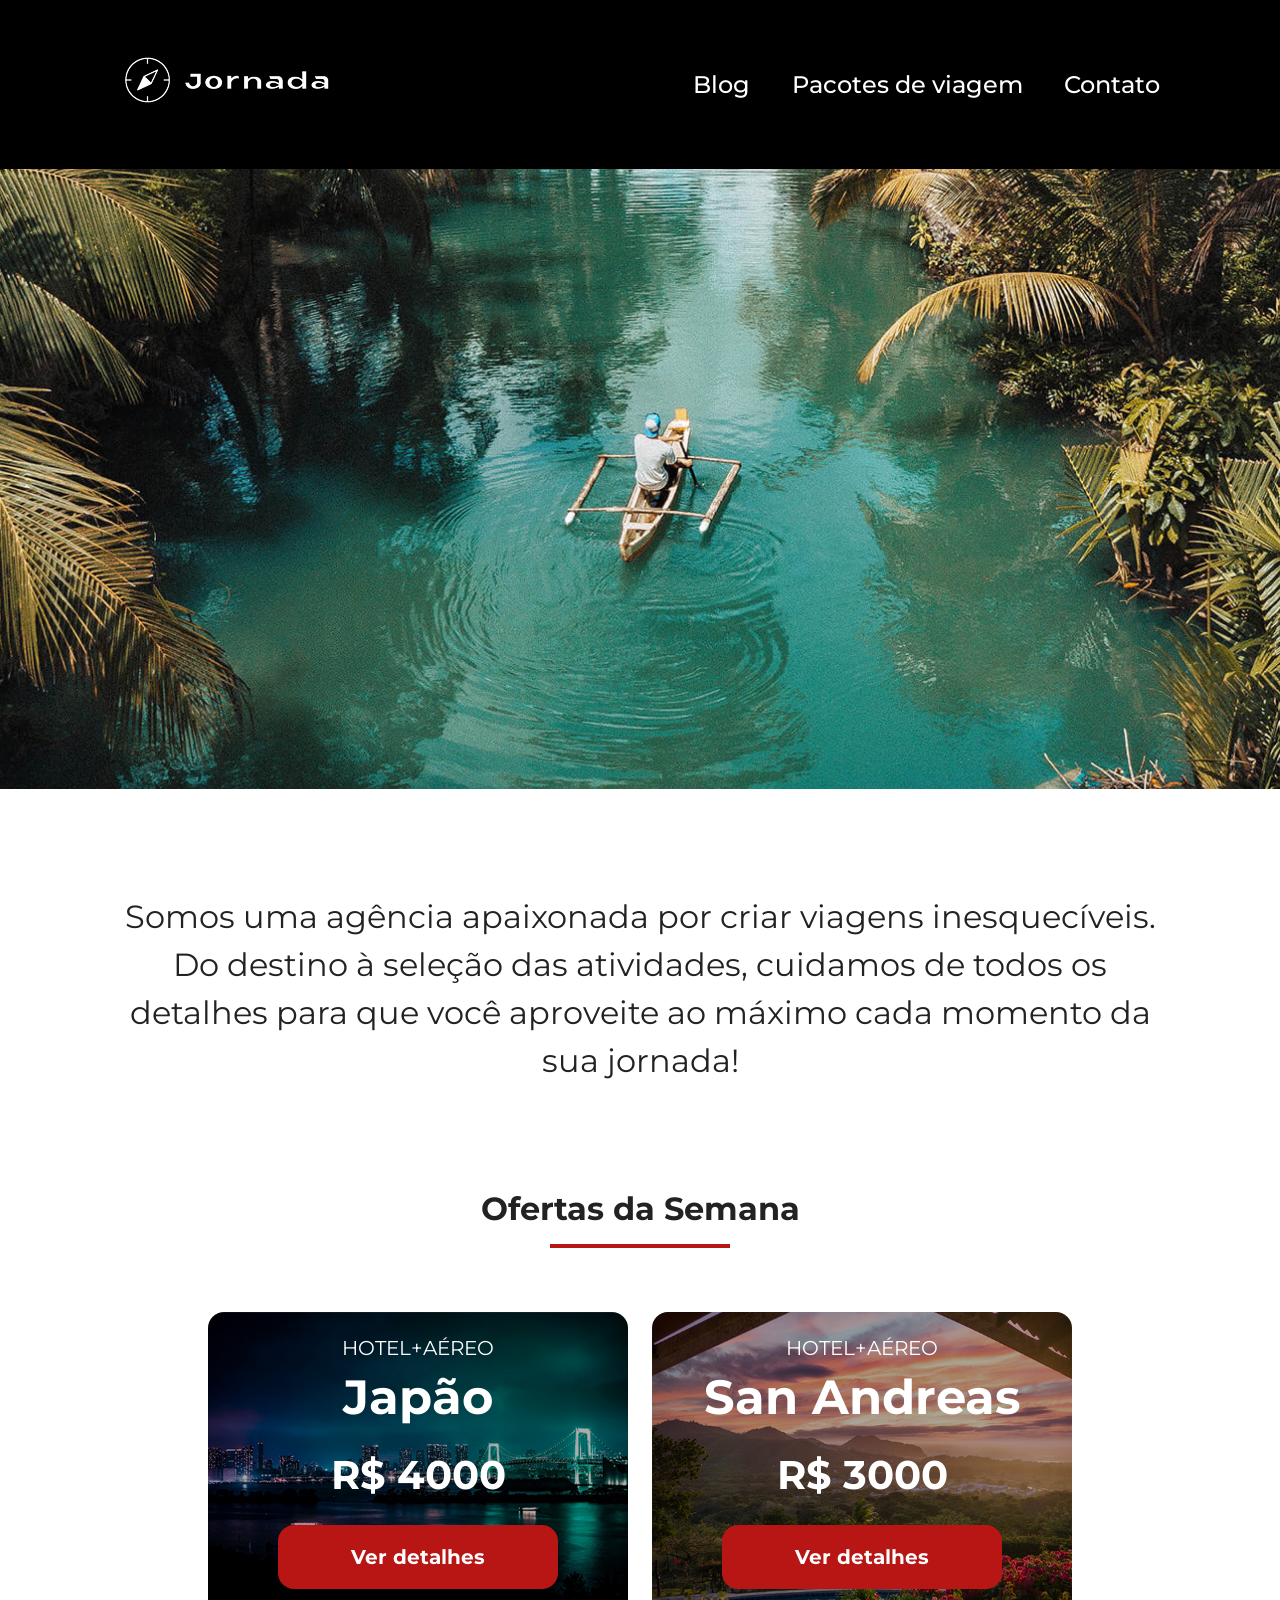
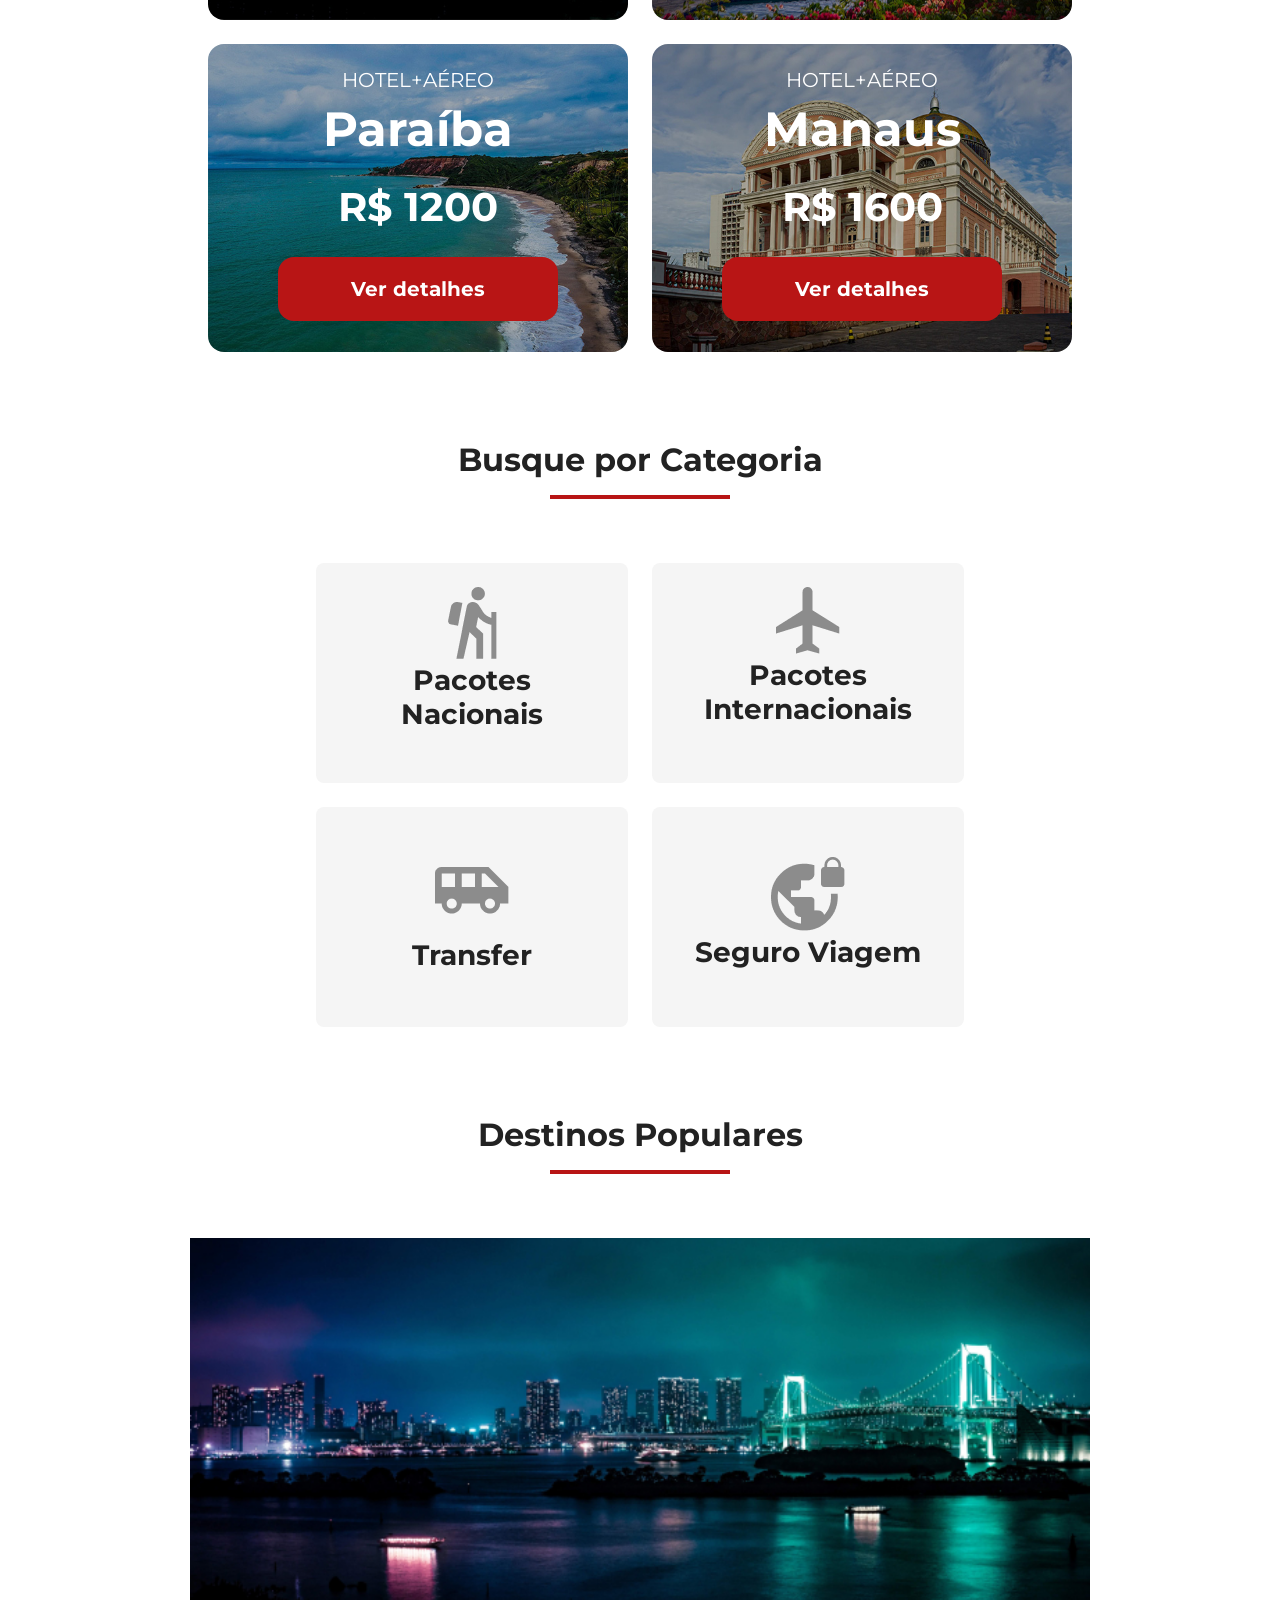
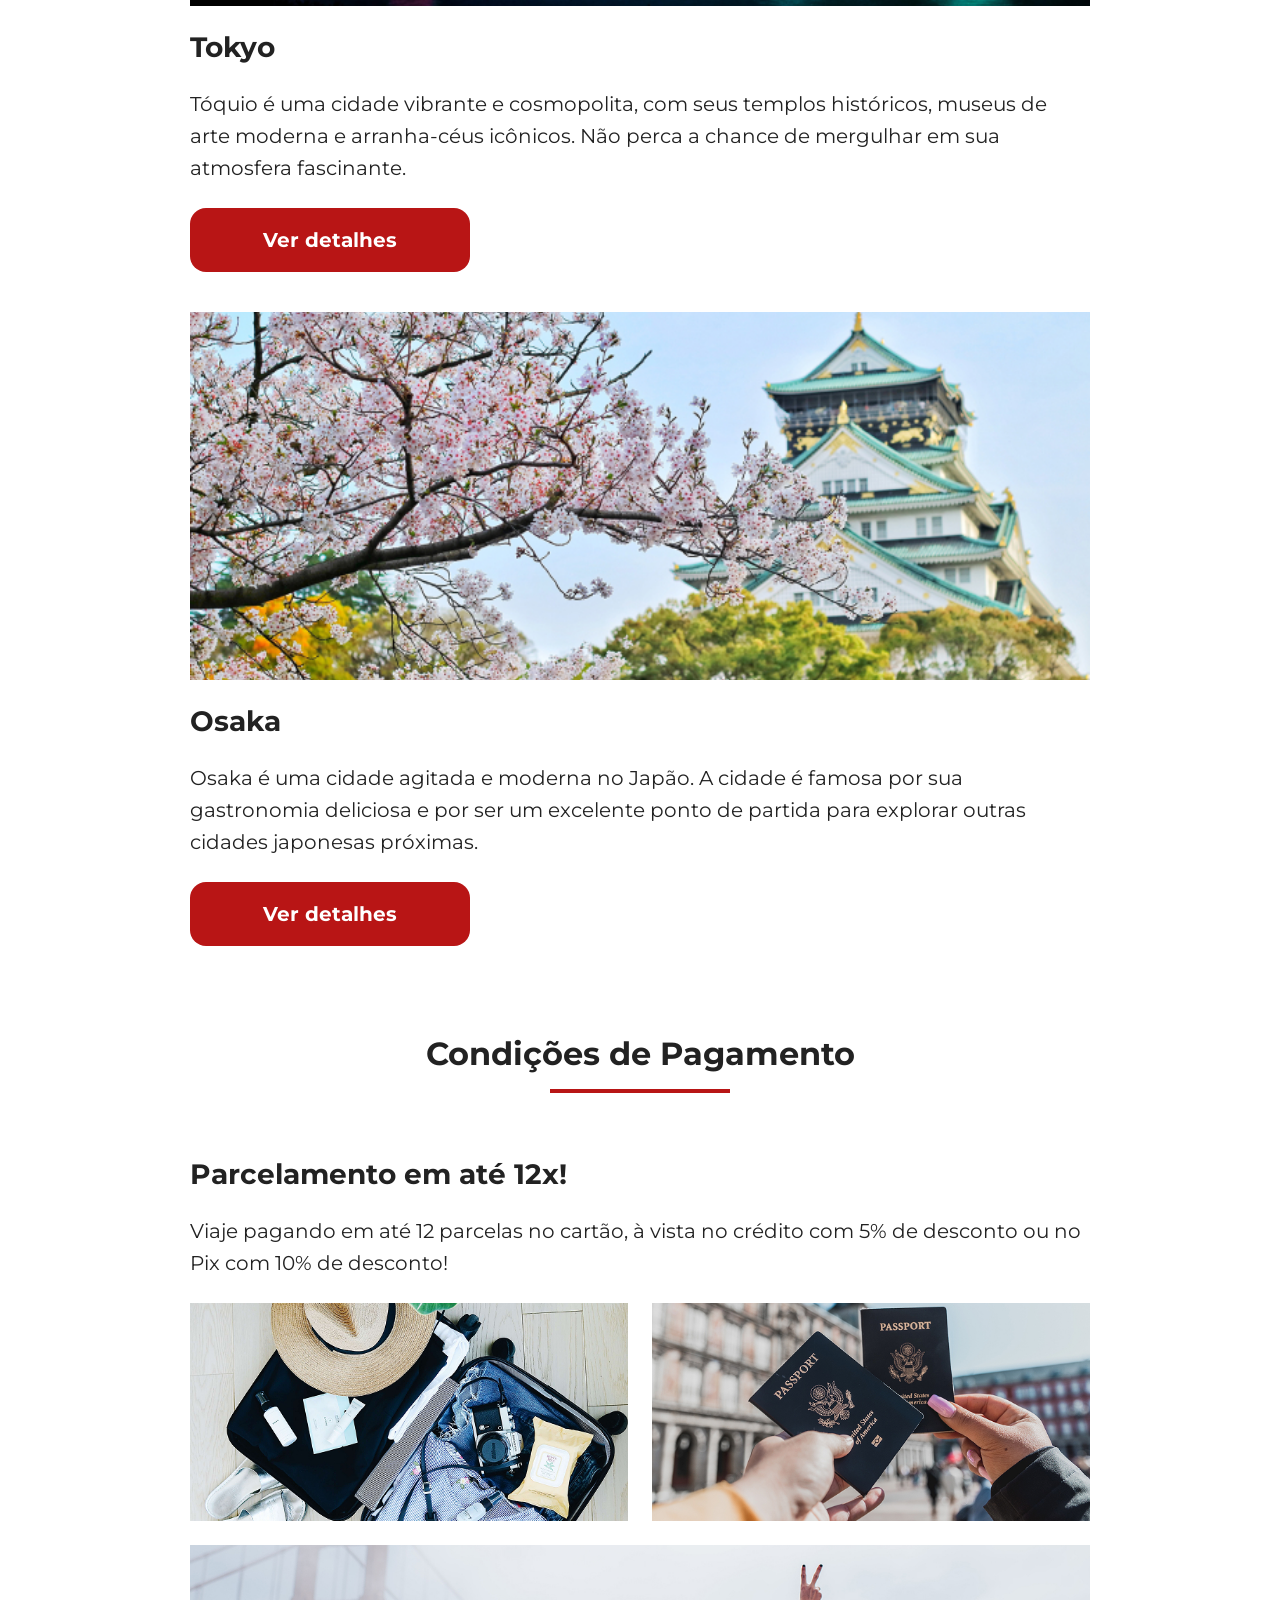
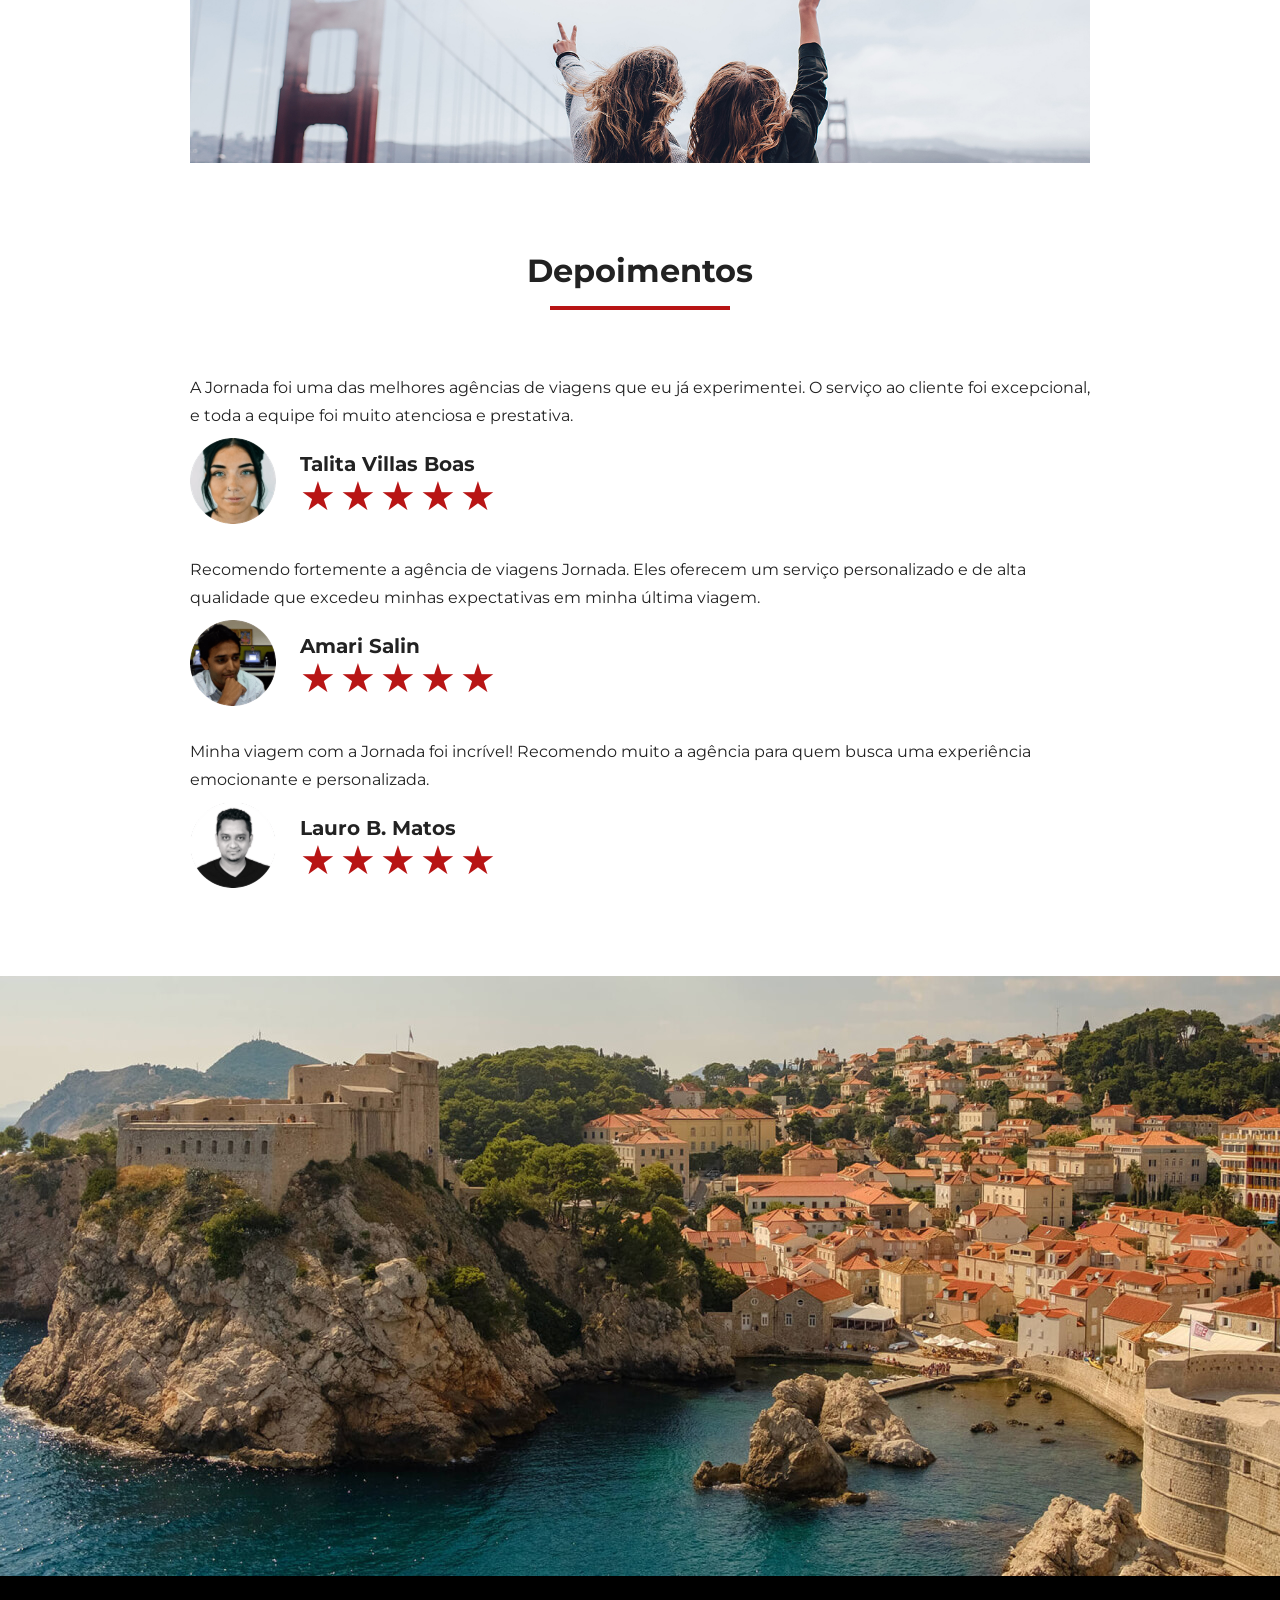
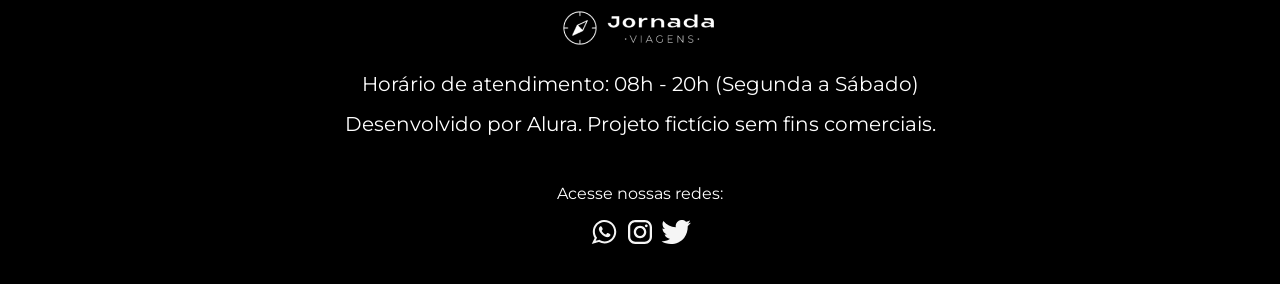
<file: index.html>
<!doctype html>
<html lang="pt-BR">
  <head>
    <meta charset="UTF-8" />
    <meta name="viewport" content="width=device-width, initial-scale=1.0" />
    <meta
      name="description"
      content="Jornada Viagens, uma agência apaixonada por criar viagens inesquecíveis "
    />

    <meta name="og:title" content="Jornada Viagens" />
    <meta
      name="og:description"
      content="Jornada Viagens, uma agência apaixonada por criar viagens inesquecíveis"
    />
    <meta
      name="og:image"
      content="https://nana-ferreira.github.io/jornada-viagens/img/logo-jornada-viagens.png"
    />
    <meta name="og:type" content="website" />
    <meta
      name="og:url"
      content="https://nana-ferreira.github.io/jornada-viagens"
    />

    <link rel="icon" href="favicon.png" type="xml/svg" />
    <link rel="stylesheet" href="./css/style.css" />
    <title>Jornada Viagens</title>
  </head>
  <body>
    <header class="main-header">
      <a class="logo" href="index.html" title="Voltar para a página inicial">
        <img
          class="img-mobile"
          src="img/bussola-jornada-branca.png"
          alt="Bússola do logo Jornada Viagens na cor branca"
        />
        <img
          class="img-desktop"
          src="img/logo-jornada-branco.png"
          alt="Logo Jornada Viagens na cor branca"
        />
      </a>
      <div class="navigation-menu">
        <label for="menu">
          <img src="img/menu.png" alt="Menu" />
        </label>
        <input type="checkbox" id="menu" hidden />
        <nav>
          <ul class="list-links">
            <li>
              <a href="blog.html" target="_blank" title="Acessar Blog">Blog</a>
            </li>
            <li>
              <a
                href="pacotes-de-viagens.html"
                target="_blank"
                title="Acessar Pacotes de viagem"
                >Pacotes de viagem</a
              >
            </li>
            <li>
              <a href="contato.html" target="_blank" title="Acessar Contato"
                >Contato</a
              >
            </li>
          </ul>
        </nav>
      </div>
    </header>

    <main>
      <section class="hero">
        <div class="hero-img"></div>
        <h2>
          Somos uma agência apaixonada por criar viagens inesquecíveis. Do
          destino à seleção das atividades, cuidamos de todos os detalhes para
          que você aproveite ao máximo cada momento da sua jornada!
        </h2>
      </section>

      <section class="offers">
        <div class="section-title">
          <h2>Ofertas da Semana</h2>
          <hr />
        </div>
        <div class="offers-cards">
          <article class="card japao">
            <header>
              <p>HOTEL+AÉREO</p>
              <h3>
                Japão<br />
                <span>R$ 4000</span>
              </h3>
            </header>
            <footer>
              <a href="#" class="button">Ver detalhes</a>
            </footer>
          </article>

          <article class="card san-andreas">
            <header>
              <p>HOTEL+AÉREO</p>
              <h3>
                San Andreas<br />
                <span>R$ 3000</span>
              </h3>
            </header>
            <footer>
              <a href="#" class="button">Ver detalhes</a>
            </footer>
          </article>

          <article class="card paraiba">
            <header>
              <p>HOTEL+AÉREO</p>
              <h3>
                Paraíba<br />
                <span>R$ 1200</span>
              </h3>
            </header>
            <footer>
              <a href="#" class="button">Ver detalhes</a>
            </footer>
          </article>

          <article class="card manaus">
            <header>
              <p>HOTEL+AÉREO</p>
              <h3>
                Manaus<br />
                <span>R$ 1600</span>
              </h3>
            </header>
            <footer>
              <a href="#" class="button">Ver detalhes</a>
            </footer>
          </article>
        </div>
      </section>

      <section class="categories">
        <div class="section-title">
          <h2>Busque por Categoria</h2>
          <hr />
        </div>
        <div class="categories-cards">
          <a
            class="card"
            href="#"
            target="_blank"
            title="Busque pela categoria Pacotes Nacionais"
          >
            <img
              src="img/icone-caminhada.png"
              alt="Ícone cinza representando uma pessoa caminhando"
            />
            <h3 class="content-title">
              Pacotes <br />
              Nacionais
            </h3>
          </a>

          <a
            class="card"
            href="#"
            target="_blank"
            title="Busque pela categoria Pacotes Internacionais"
          >
            <img
              src="img/icone-aviao.png"
              alt="Ícone cinza representando um avião"
            />
            <h3 class="content-title">
              Pacotes <br />
              Internacionais
            </h3>
          </a>

          <a
            class="card single-line transfer"
            href="#"
            target="_blank"
            title="Busque pela categoria Transfer "
          >
            <img
              src="img/icone-onibus.png"
              alt="Ícone cinza representando um ônibus"
            />
            <h3 class="content-title">Transfer</h3>
          </a>

          <a
            class="card single-line"
            href="#"
            target="_blank"
            title="Busque pela categoria Seguro Viagem"
          >
            <img
              src="img/icone-globo.png"
              alt="Ícone cinza representando um globo terrestre"
            />
            <h3 class="content-title">Seguro Viagem</h3>
          </a>
        </div>
      </section>

      <section class="destinations">
        <div class="section-title">
          <h2>Destinos Populares</h2>
          <hr />
        </div>
        <div class="destinations-items">
          <article class="item tokyo">
            <header>
              <div class="img-item"></div>
              <h3 class="content-title">Tokyo</h3>
            </header>
            <p class="content-text">
              Tóquio é uma cidade vibrante e cosmopolita, com seus templos
              históricos, museus de arte moderna e arranha-céus icônicos. Não
              perca a chance de mergulhar em sua atmosfera fascinante.
            </p>
            <footer>
              <a
                href="#"
                class="button"
                target="_blank"
                title="Veja mais detalhes do destino Tokyo"
                >Ver detalhes</a
              >
            </footer>
          </article>

          <article class="item osaka">
            <header>
              <div class="img-item"></div>
              <h3 class="content-title">Osaka</h3>
            </header>
            <p class="content-text">
              Osaka é uma cidade agitada e moderna no Japão. A cidade é famosa
              por sua gastronomia deliciosa e por ser um excelente ponto de
              partida para explorar outras cidades japonesas próximas.
            </p>
            <footer>
              <a
                href="#"
                class="button"
                target="_blank"
                title="Veja mais detalhes do destino Osaka"
                >Ver detalhes</a
              >
            </footer>
          </article>
        </div>
      </section>

      <section class="payments">
        <div class="section-title">
          <h2>Condições de Pagamento</h2>
          <hr />
        </div>
        <div class="content-container">
          <div class="text-content">
            <h3 class="content-title">Parcelamento em até 12x!</h3>
            <p class="content-text">
              Viaje pagando em até 12 parcelas no cartão, à vista no crédito com
              5% de desconto ou no Pix com 10% de desconto!
            </p>
          </div>
          <div class="image-gallery">
            <div class="image first"></div>
            <div class="image second"></div>
            <div class="image thirdy colspan-2"></div>
          </div>
        </div>
      </section>

      <section class="testimonials">
        <div class="section-title">
          <h2>Depoimentos</h2>
          <hr />
        </div>
        <div class="testimonial-container">
          <article>
            <header>
              <p>
                A Jornada foi uma das melhores agências de viagens que eu já
                experimentei. O serviço ao cliente foi excepcional, e toda a
                equipe foi muito atenciosa e prestativa.
              </p>
            </header>
            <footer>
              <img
                src="img/avatar-talita.png"
                alt="Imagem de perfil da cliente Talita Villas Boas"
              />
              <div class="profile-container">
                <h3>Talita Villas Boas</h3>
                <div class="rating">
                  <span class="star">★</span>
                  <span class="star">★</span>
                  <span class="star">★</span>
                  <span class="star">★</span>
                  <span class="star">★</span>
                </div>
              </div>
            </footer>
          </article>
          <article>
            <header>
              <p>
                Recomendo fortemente a agência de viagens Jornada. Eles oferecem
                um serviço personalizado e de alta qualidade que excedeu minhas
                expectativas em minha última viagem.
              </p>
            </header>
            <footer>
              <img
                src="img/avatar-amari.png"
                alt="Imagem de perfil do cliente Amari Salin"
              />
              <div class="profile-container">
                <h3>Amari Salin</h3>
                <div class="rating">
                  <span class="star">★</span>
                  <span class="star">★</span>
                  <span class="star">★</span>
                  <span class="star">★</span>
                  <span class="star">★</span>
                </div>
              </div>
            </footer>
          </article>
          <article>
            <header>
              <p>
                Minha viagem com a Jornada foi incrível! Recomendo muito a
                agência para quem busca uma experiência emocionante e
                personalizada.
              </p>
            </header>
            <footer>
              <img
                src="img/avatar-lauro.png"
                alt="Imagem de perfil do cliente Lauro B. Matos"
              />
              <div class="profile-container">
                <h3>Lauro B. Matos</h3>
                <div class="rating">
                  <span class="star">★</span>
                  <span class="star">★</span>
                  <span class="star">★</span>
                  <span class="star">★</span>
                  <span class="star">★</span>
                </div>
              </div>
            </footer>
          </article>
        </div>
      </section>

      <section class="bottom-hero">
        <div class="hero-img"></div>
      </section>
    </main>

    <footer class="main-footer">
      <div class="footer-content">
        <img
          src="img/Logo-jornada-viagens.png"
          alt="Logo Jornada Viagens na cor branca"
        />
        <p>Horário de atendimento: 08h - 20h (Segunda a Sábado)</p>
        <p>Desenvolvido por Alura. Projeto fictício sem fins comerciais.</p>
      </div>
      <div class="footer-social">
        <p>Acesse nossas redes:</p>

        <a
          href="#"
          target="_blank"
          title="Entre em contanto através do WhatsApp"
          ><img
            src="img/icone-whatsapp.svg"
            alt="Ícone do WhatsApp na cor branca"
        /></a>

        <a
          href="#"
          target="_blank"
          title="Acesse o Instagram do Jornada Viagens"
          ><img
            src="img/icone-instagram.svg"
            alt="Ícone do Instagram na cor branca"
        /></a>

        <a href="#" target="_blank" title="Acesse o Twitter do Jornada Viagens"
          ><img
            src="img/icone-twitter.svg"
            alt="Ícone do Twitter na cor branca"
        /></a>
      </div>
    </footer>
  </body>
</html>
</file>
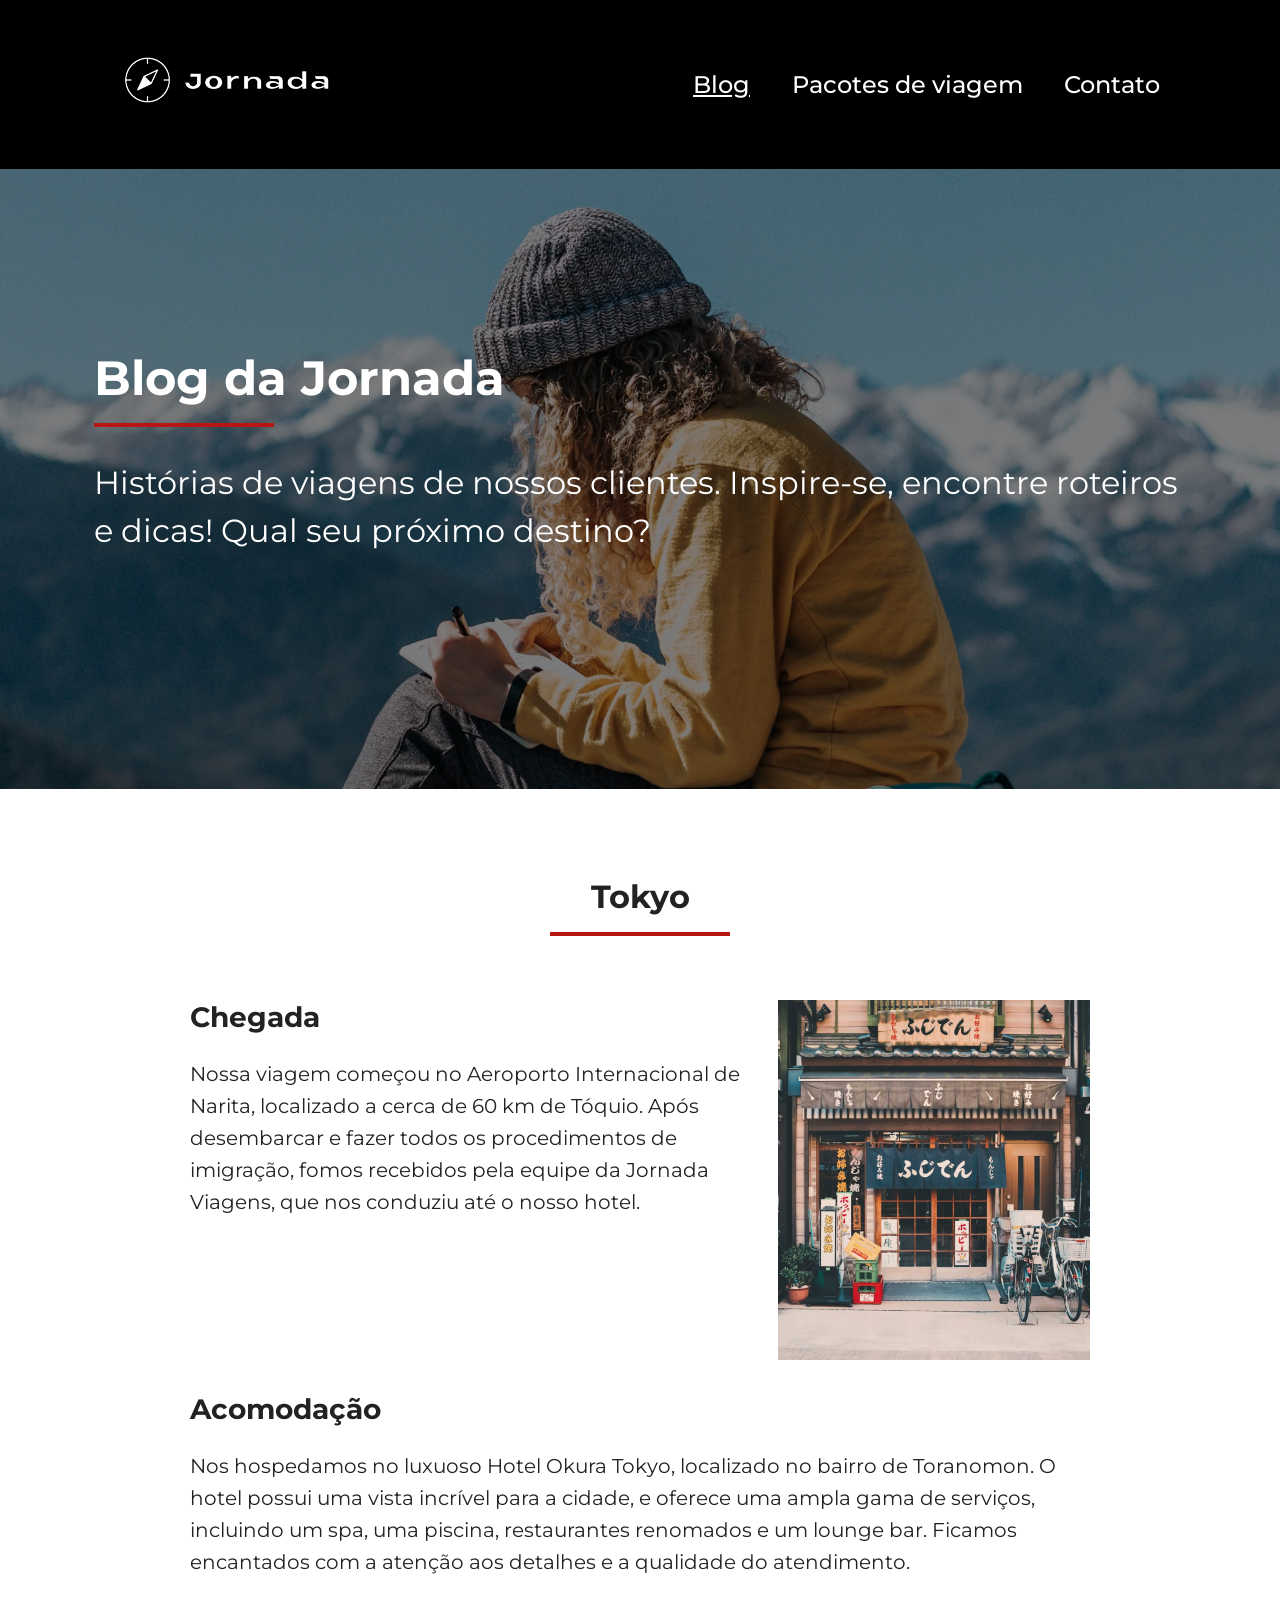
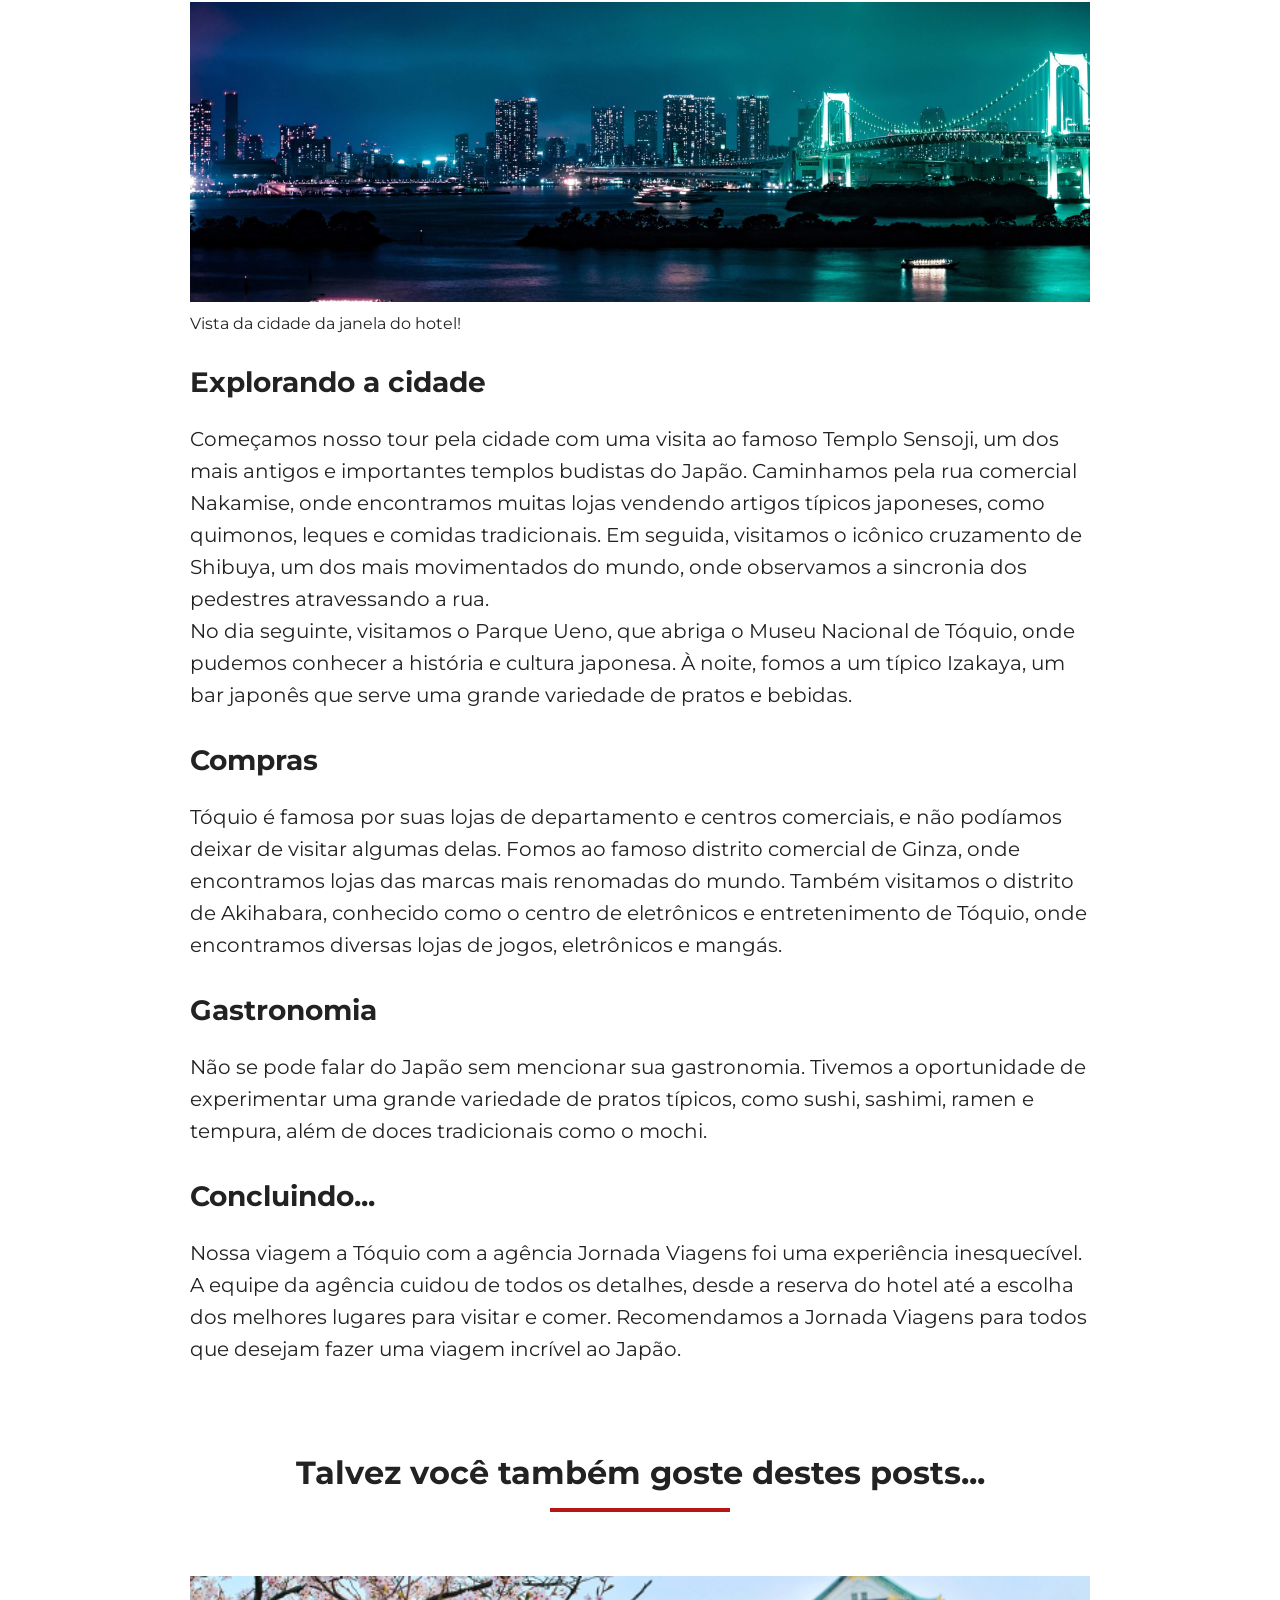
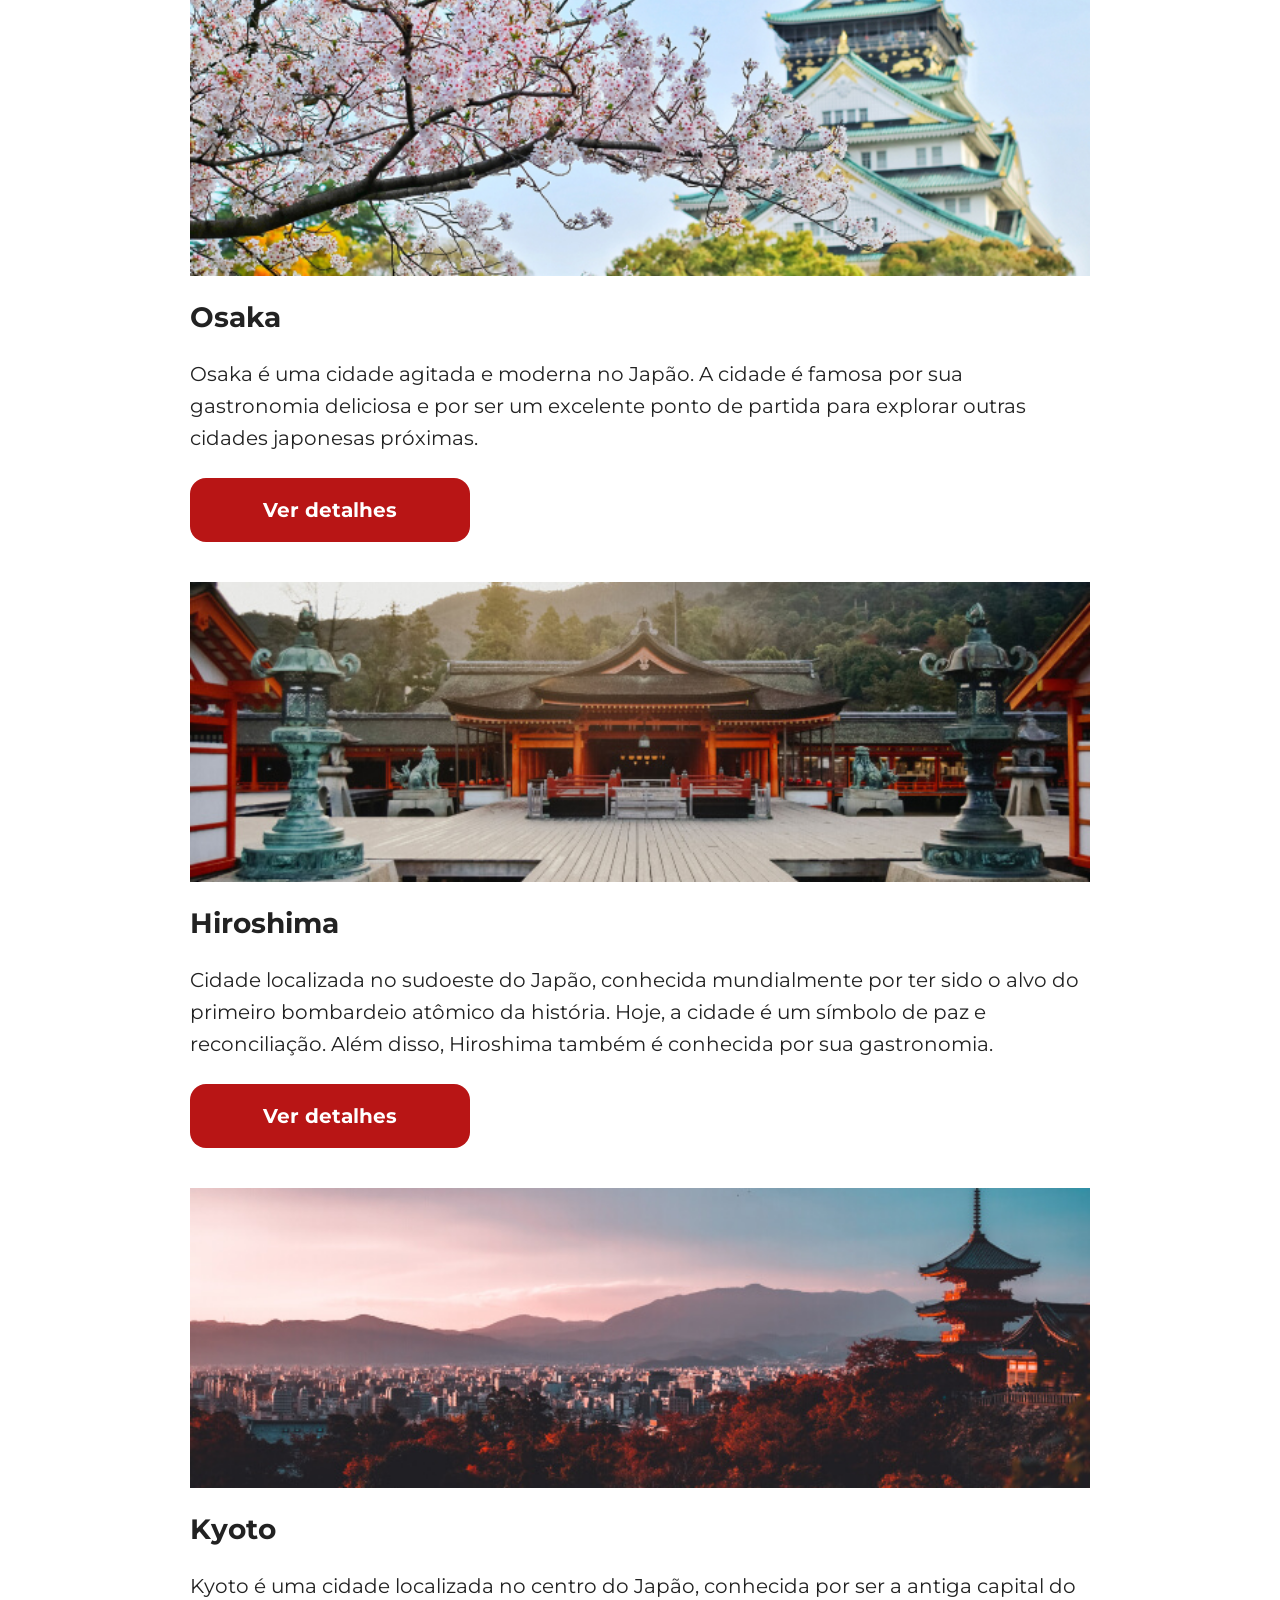
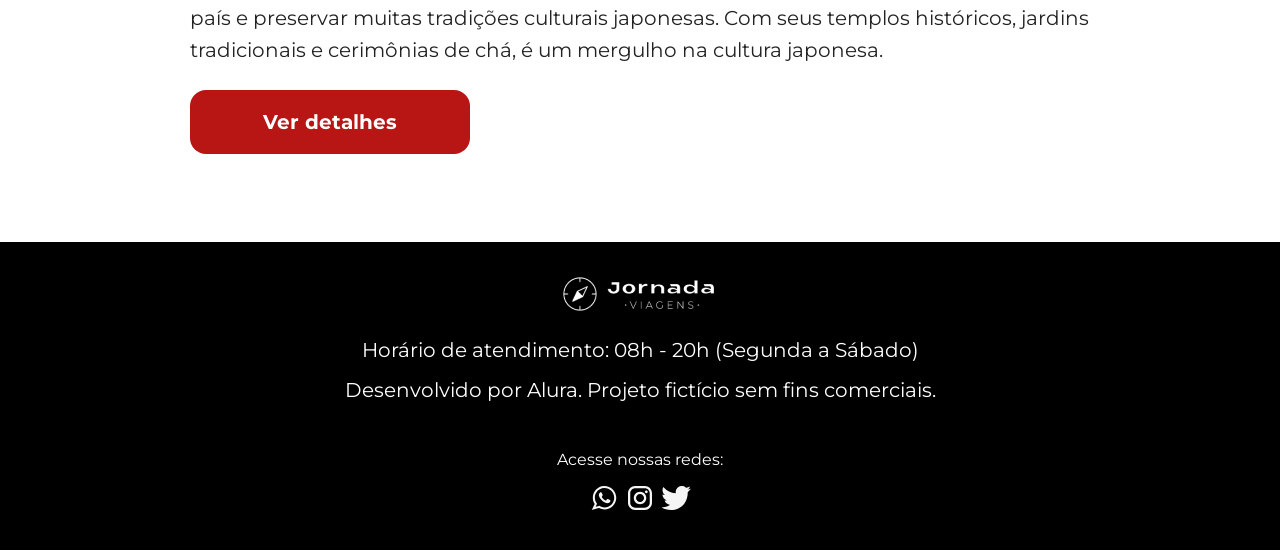
<file: blog.html>
<!doctype html>
<html lang="pt-BR">
  <head>
    <meta charset="UTF-8" />
    <meta name="viewport" content="width=device-width, initial-scale=1.0" />
    <meta
      name="description"
      content="Jornada Viagens, uma agência apaixonada por criar viagens inesquecíveis "
    />

    <meta name="og:title" content="Jornada Viagens" />
    <meta
      name="og:description"
      content="Jornada Viagens, uma agência apaixonada por criar viagens inesquecíveis"
    />
    <meta
      name="og:image"
      content="https://nana-ferreira.github.io/jornada-viagens/img/logo-jornada-viagens.png"
    />
    <meta name="og:type" content="website" />
    <meta
      name="og:url"
      content="https://nana-ferreira.github.io/jornada-viagens"
    />

    <link rel="icon" href="favicon.png" type="xml/svg" />
    <link rel="stylesheet" href="./css/style.css" />
    <title>Jornada Viagens</title>
  </head>
  <body>
    <header class="main-header">
      <a class="logo" href="index.html" title="Voltar para a página inicial">
        <img
          class="img-mobile"
          src="img/bussola-jornada-branca.png"
          alt="Bússola do logo Jornada Viagens na cor branca"
        />
        <img
          class="img-desktop"
          src="img/logo-jornada-branco.png"
          alt="Logo Jornada Viagens na cor branca"
        />
      </a>
      <div class="navigation-menu">
        <label for="menu">
          <img src="img/menu.png" alt="Menu" />
        </label>
        <input type="checkbox" id="menu" hidden />
        <nav>
          <ul class="list-links">
            <li>
              <a
                class="active"
                href="blog.html"
                target="_blank"
                title="Acessar Blog"
                >Blog</a
              >
            </li>
            <li>
              <a
                href="pacotes-de-viagens.html"
                target="_blank"
                title="Acessar Pacotes de viagem"
                >Pacotes de viagem</a
              >
            </li>
            <li>
              <a href="contato.html" target="_blank" title="Acessar Contato"
                >Contato</a
              >
            </li>
          </ul>
        </nav>
      </div>
    </header>
    <main>
      <section class="blog hero">
        <div class="hero-img">
          <div class="hero-content">
            <h1>Blog da Jornada</h1>
            <hr />
            <p>
              Histórias de viagens de nossos clientes. Inspire-se, encontre
              roteiros e dicas! Qual seu próximo destino?
            </p>
          </div>
        </div>
      </section>

      <section class="blog destinations">
        <article>
          <div class="section-title">
            <h2>Tokyo</h2>
            <hr />
          </div>
          <div class="tokyo content-container">
            <div class="arrival-container">
              <div class="text-container">
                <h3 class="content-title">Chegada</h3>
                <p class="content-text">
                Nossa viagem começou no Aeroporto Internacional de Narita, localizado a cerca de 60 km de Tóquio. Após desembarcar e fazer todos os procedimentos de imigração, fomos recebidos pela equipe da Jornada Viagens, que nos conduziu até o nosso hotel.
                </p>
              </div>
              <div class="img-item" alt="Fachada frontal de uma loja japonesa"></div>
            </div> 
            <div class="accommodation-container">
              <h3 class="content-title">Acomodação</h3>
              <p class="content-text">
              Nos hospedamos no luxuoso Hotel Okura Tokyo, localizado no bairro de Toranomon. O hotel possui uma vista incrível para a cidade, e oferece uma ampla gama de serviços, incluindo um spa, uma piscina, restaurantes renomados e um lounge bar. Ficamos encantados com a atenção aos detalhes e a qualidade do atendimento.
              </p>
              <figure>
                <div class="img-item" alt="Imagem panorâmica, ao anoitecer, de prédios com luzes refletidas sobre um rio"></div>
                <figcaption>Vista da cidade da janela do hotel!</figcaption>
              </figure>
            </div>
            <div class="exploring-container">
              <h3 class="content-title">Explorando a cidade</h3>
              <p class="content-text">
              Começamos nosso tour pela cidade com uma visita ao famoso Templo Sensoji, um dos mais antigos e importantes templos budistas do Japão. Caminhamos pela rua comercial Nakamise, onde encontramos muitas lojas vendendo artigos típicos japoneses, como quimonos, leques e comidas tradicionais.
              Em seguida, visitamos o icônico cruzamento de Shibuya, um dos mais movimentados do mundo, onde observamos a sincronia dos pedestres atravessando a rua.<br>
              No dia seguinte, visitamos o Parque Ueno, que abriga o Museu Nacional de Tóquio, onde pudemos conhecer a história e cultura japonesa. À noite, fomos a um típico Izakaya, um bar japonês que serve uma grande variedade de pratos e bebidas.
              </p>
            </div>
            <div class="shopping-container">
              <h3 class="content-title">Compras</h3>
              <p class="content-text">
              Tóquio é famosa por suas lojas de departamento e centros comerciais, e não podíamos deixar de visitar algumas delas. Fomos ao famoso distrito comercial de Ginza, onde encontramos lojas das marcas mais renomadas do mundo.
              Também visitamos o distrito de Akihabara, conhecido como o centro de eletrônicos e entretenimento de Tóquio, onde encontramos diversas lojas de jogos, eletrônicos e mangás.
              </p>
            </div>
            <div class="gastronomy-container">
              <h3 class="content-title">Gastronomia</h3>
              <p class="content-text">
              Não se pode falar do Japão sem mencionar sua gastronomia. Tivemos a oportunidade de experimentar uma grande variedade de pratos típicos, como sushi, sashimi, ramen e tempura, além de doces tradicionais como o mochi.
              </p>
            </div>
            <div class="conclusion-container">
              <h3 class="content-title">Concluindo...</h3>
              <p class="content-text">
              Nossa viagem a Tóquio com a agência Jornada Viagens foi uma experiência inesquecível. A equipe da agência cuidou de todos os detalhes, desde a reserva do hotel até a escolha dos melhores lugares para visitar e comer. Recomendamos a Jornada Viagens para todos que desejam fazer uma viagem incrível ao Japão.
              </p>
            </div>
          </div>
        </article>
      </section>

      <section class="blog recommendations destinations">
        <div class="section-title">
          <h2>Talvez você também goste destes posts...</h2>
          <hr />
        </div>
        <div class="destinations-items">
          <article class="item osaka">
            <header>
              <div class="img-item" alt="Árvore de Cerejeira florida com o Castelo de Osaka ao fundo"></div>
              <h3 class="content-title">Osaka</h3>
            </header>
            <p class="content-text">
              Osaka é uma cidade agitada e moderna no Japão. A cidade é famosa
              por sua gastronomia deliciosa e por ser um excelente ponto de
              partida para explorar outras cidades japonesas próximas.
            </p>
            <footer>
              <a
                href="#"
                class="button"
                target="_blank"
                title="Veja mais detalhes do destino Osaka"
                >Ver detalhes</a
              >
            </footer>
          </article>
          <article class="item hiroshima">
            <header>
              <div class="img-item" alt="Imagem da parte principal do Templo Itsukushima Jinja"></div>
              <h3 class="content-title">Hiroshima</h3>
            </header>
            <p class="content-text">
              Cidade localizada no sudoeste do Japão, conhecida mundialmente por ter sido o alvo do primeiro bombardeio atômico da história. Hoje, a cidade é um símbolo de paz e reconciliação. Além disso, Hiroshima também é conhecida por sua gastronomia.
            </p>
            <footer>
              <a
                href="#"
                class="button"
                target="_blank"
                title="Veja mais detalhes do destino Hiroshima"
                >Ver detalhes</a
              >
            </footer>
          </article>
          <article class="item kyoto">
            <header>
              <div class="img-item" alt="Imagem ao entardecer do templo Kiyomizu-dera e a cidade de Osaka ao fundo"></div>
              <h3 class="content-title">Kyoto</h3>
            </header>
            <p class="content-text">
              Kyoto é uma cidade localizada no centro do Japão, conhecida por ser a antiga capital do país e preservar muitas tradições culturais japonesas. Com seus templos históricos, jardins tradicionais e cerimônias de chá, é um mergulho na cultura japonesa.
            </p>
            <footer>
              <a
                href="#"
                class="button"
                target="_blank"
                title="Veja mais detalhes do destino Kyoto"
                >Ver detalhes</a
              >
            </footer>
          </article>
        </div>
      </section>
    </main>
    <footer class="main-footer">
      <div class="footer-content">
        <img
          src="img/Logo-jornada-viagens.png"
          alt="Logo Jornada Viagens na cor branca"
        />
        <p>Horário de atendimento: 08h - 20h (Segunda a Sábado)</p>
        <p>Desenvolvido por Alura. Projeto fictício sem fins comerciais.</p>
      </div>
      <div class="footer-social">
        <p>Acesse nossas redes:</p>

        <a
          href="#"
          target="_blank"
          title="Entre em contanto através do WhatsApp"
          ><img
            src="img/icone-whatsapp.svg"
            alt="Ícone do WhatsApp na cor branca"
        /></a>

        <a
          href="#"
          target="_blank"
          title="Acesse o Instagram do Jornada Viagens"
          ><img
            src="img/icone-instagram.svg"
            alt="Ícone do Instagram na cor branca"
        /></a>

        <a href="#" target="_blank" title="Acesse o Twitter do Jornada Viagens"
          ><img
            src="img/icone-twitter.svg"
            alt="Ícone do Twitter na cor branca"
        /></a>
      </div>
    </footer>
  </body>
</html>
</file>
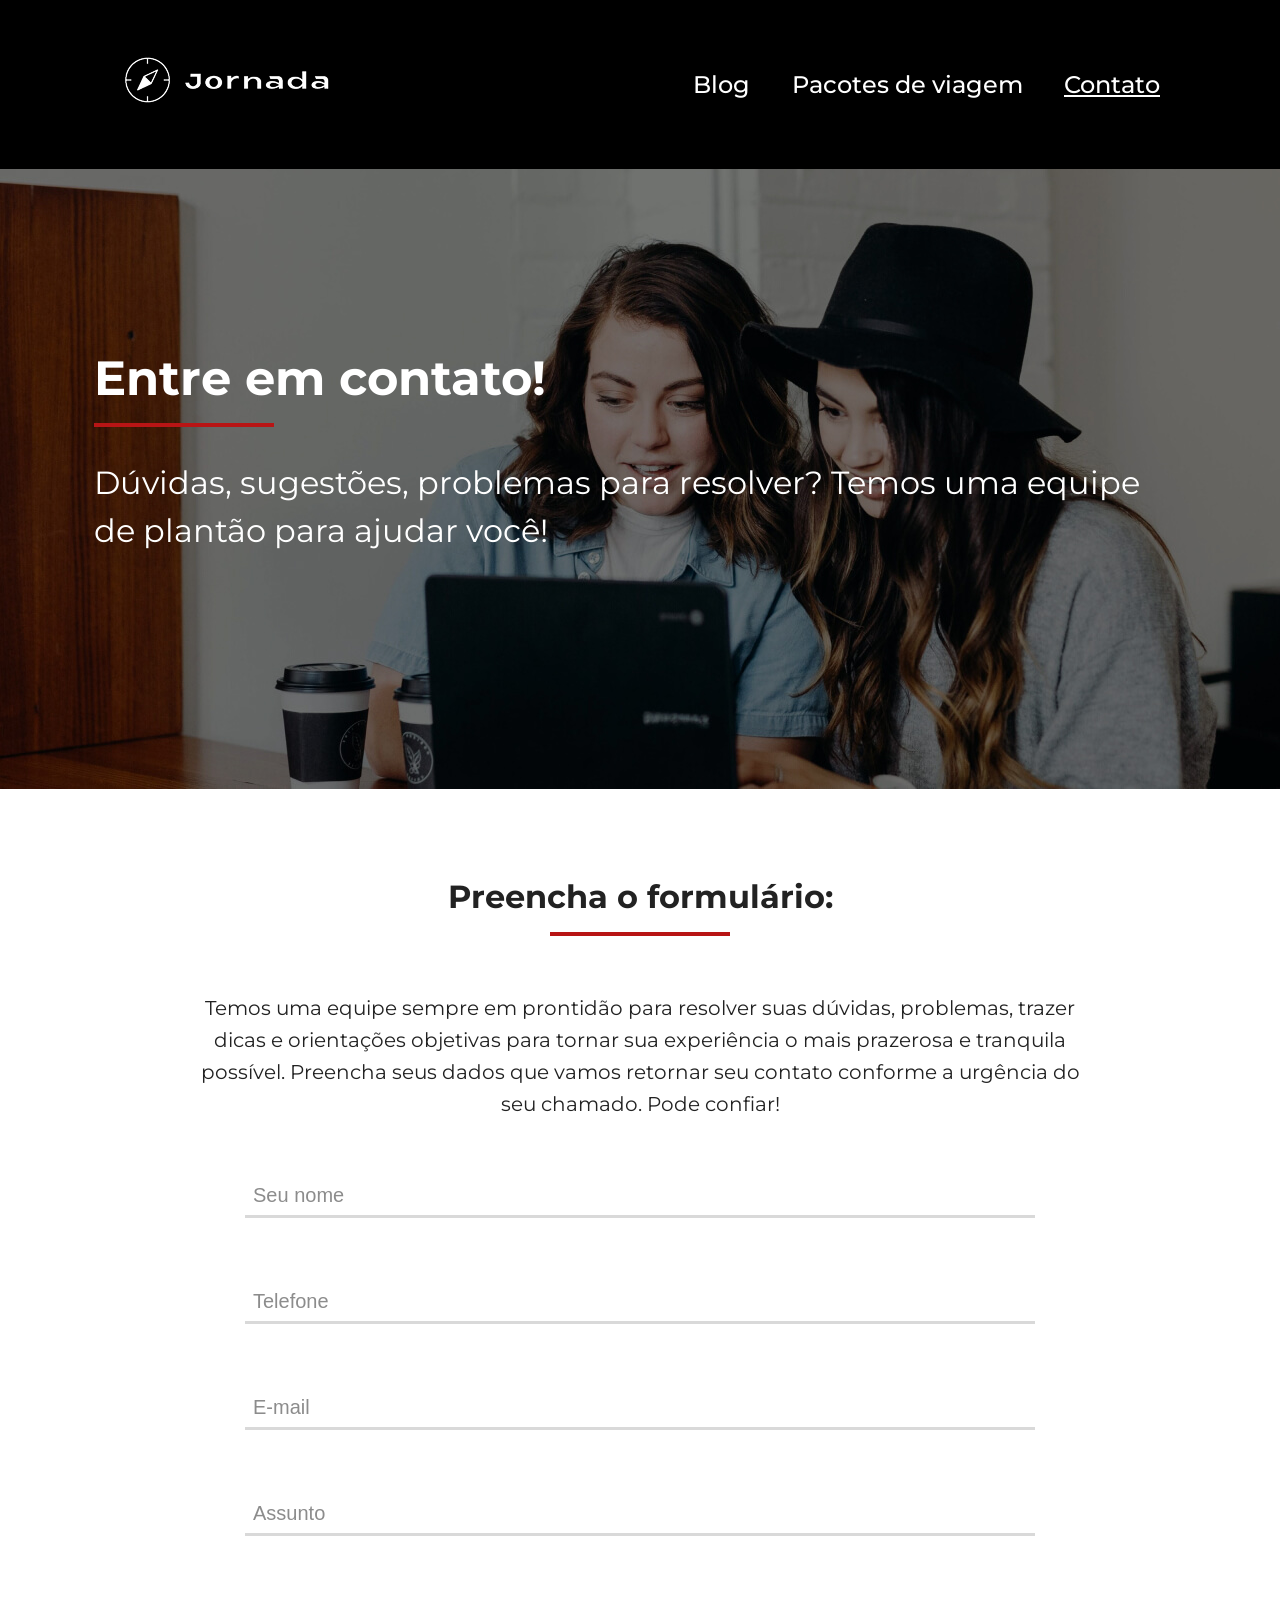
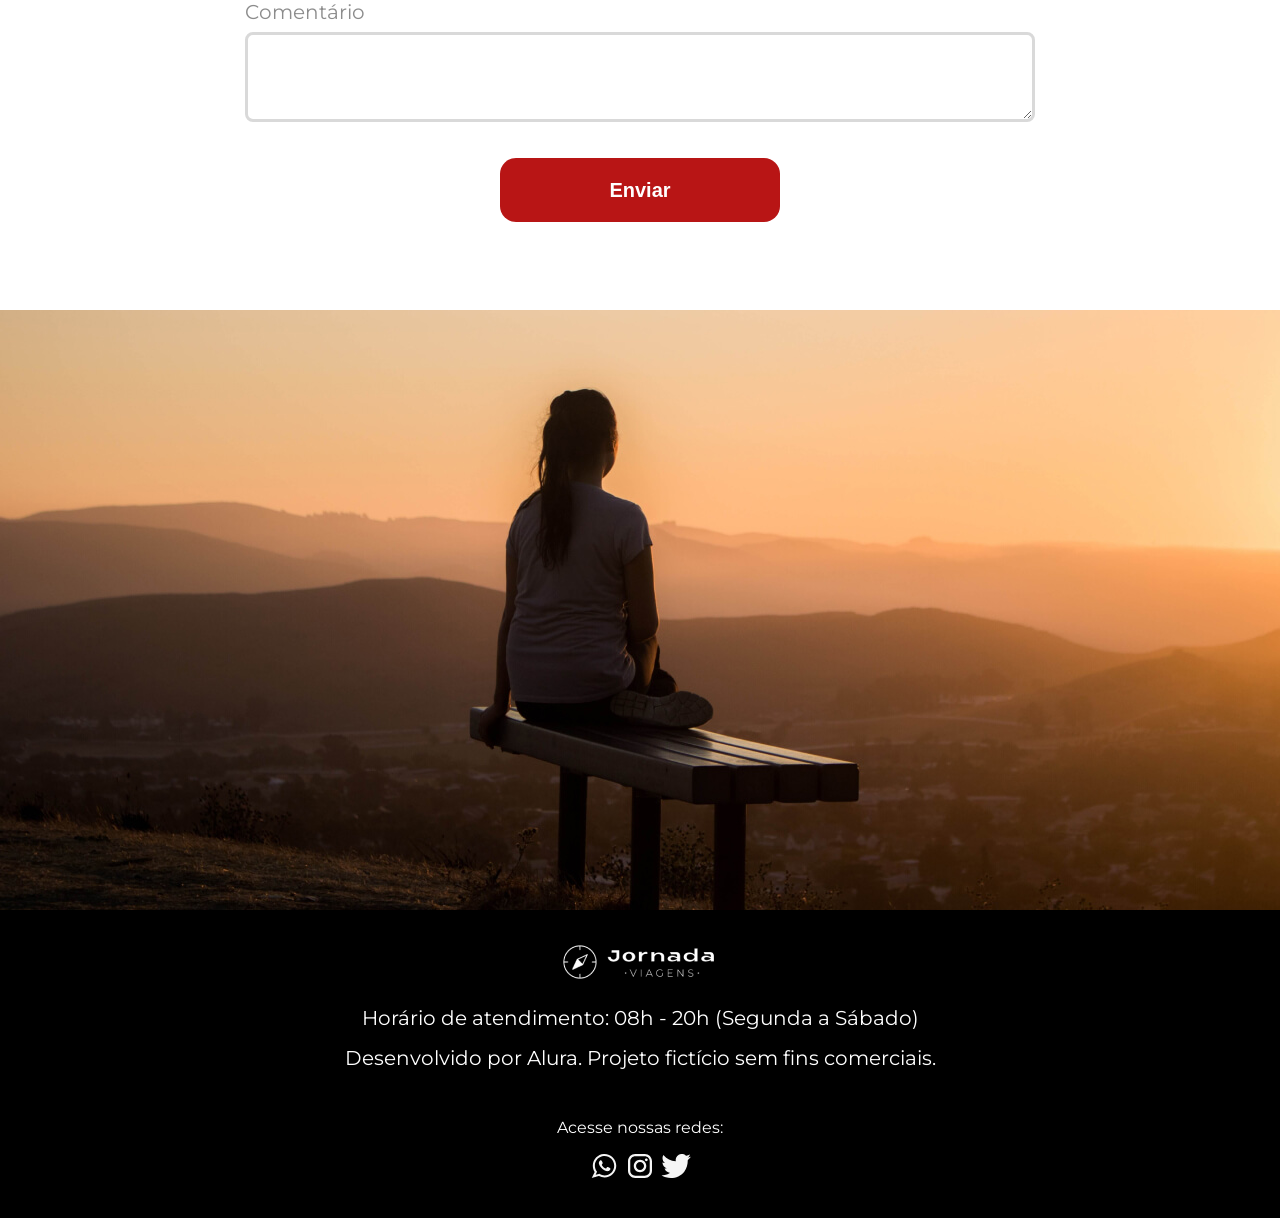
<file: contato.html>
<!doctype html>
<html lang="pt-BR">
  <head>
    <meta charset="UTF-8" />
    <meta name="viewport" content="width=device-width, initial-scale=1.0" />
    <meta
      name="description"
      content="Jornada Viagens, uma agência apaixonada por criar viagens inesquecíveis "
    />

    <meta name="og:title" content="Jornada Viagens" />
    <meta
      name="og:description"
      content="Jornada Viagens, uma agência apaixonada por criar viagens inesquecíveis"
    />
    <meta
      name="og:image"
      content="https://nana-ferreira.github.io/jornada-viagens/img/logo-jornada-viagens.png"
    />
    <meta name="og:type" content="website" />
    <meta
      name="og:url"
      content="https://nana-ferreira.github.io/jornada-viagens"
    />

    <link rel="icon" href="favicon.png" type="xml/svg" />
    <link rel="stylesheet" href="./css/style.css" />
    <title>Jornada Viagens</title>
  </head>
  <body>
    <header class="main-header">
      <a class="logo" href="index.html" title="Voltar para a página inicial">
        <img
          class="img-mobile"
          src="img/bussola-jornada-branca.png"
          alt="Bússola do logo Jornada Viagens na cor branca"
        />
        <img
          class="img-desktop"
          src="img/logo-jornada-branco.png"
          alt="Logo Jornada Viagens na cor branca"
        />
      </a>
      <div class="navigation-menu">
        <label for="menu">
          <img src="img/menu.png" alt="Menu" />
        </label>
        <input type="checkbox" id="menu" hidden />
        <nav>
          <ul class="list-links">
            <li>
              <a href="blog.html" target="_blank" title="Acessar Blog">Blog</a>
            </li>
            <li>
              <a
                href="pacotes-de-viagens.html"
                target="_blank"
                title="Acessar Pacotes de viagem"
                >Pacotes de viagem</a
              >
            </li>
            <li>
              <a
                class="active"
                href="contato.html"
                target="_blank"
                title="Acessar Contato"
                >Contato</a
              >
            </li>
          </ul>
        </nav>
      </div>
    </header>
    <main>
      <section class="contato hero">
        <div class="hero-img">
          <div class="hero-content">
            <h1>Entre em contato!</h1>
            <hr />
            <p>
              Dúvidas, sugestões, problemas para resolver? Temos uma equipe de
              plantão para ajudar você!
            </p>
          </div>
        </div>
      </section>
      <section class="contato form">
        <header>
          <div class="section-title">
            <h2>Preencha o formulário:</h2>
            <hr />
          </div>
          <p>
            Temos uma equipe sempre em prontidão para resolver suas dúvidas,
            problemas, trazer dicas e orientações objetivas para tornar sua
            experiência o mais prazerosa e tranquila possível. Preencha seus
            dados que vamos retornar seu contato conforme a urgência do seu
            chamado. Pode confiar!
          </p>
        </header>

        <form action="#" class="contact-form">
          <label for="name" class="sr-only">Seu nome</label>
          <input
            id="name"
            type="text"
            name="userName"
            placeholder="Seu nome"
            required
          />

          <div class="user-contacts">
            <label for="phoneNumber" class="sr-only">Telefone</label>
            <input
              id="phoneNumber"
              type="tel"
              name="userPhoneNumber"
              placeholder="Telefone"
              required
            />
            <label for="email" class="sr-only">E-mail</label>
            <input
              id="email"
              type="email"
              name="userEmail"
              placeholder="E-mail"
              required
            />
          </div>
          <label for="subject" class="sr-only">Assunto</label>
          <input
            id="subject"
            type="text"
            name="userSubject"
            placeholder="Assunto"
            required
          />
          <label for="comment">Comentário</label>
          <br />
          <textarea name="userComment" id="comment"></textarea>
          <br />
          <button
            class="button"
            type="submit"
            aria-label="Enviar dados do formulário"
          >
            Enviar
          </button>
        </form>
      </section>
      <section class="contato bottom-hero">
        <div class="hero-img"></div>
      </section>
    </main>
    <footer class="main-footer">
      <div class="footer-content">
        <img
          src="img/Logo-jornada-viagens.png"
          alt="Logo Jornada Viagens na cor branca"
        />
        <p>Horário de atendimento: 08h - 20h (Segunda a Sábado)</p>
        <p>Desenvolvido por Alura. Projeto fictício sem fins comerciais.</p>
      </div>
      <div class="footer-social">
        <p>Acesse nossas redes:</p>

        <a
          href="#"
          target="_blank"
          title="Entre em contanto através do WhatsApp"
          ><img
            src="img/icone-whatsapp.svg"
            alt="Ícone do WhatsApp na cor branca"
        /></a>

        <a
          href="#"
          target="_blank"
          title="Acesse o Instagram do Jornada Viagens"
          ><img
            src="img/icone-instagram.svg"
            alt="Ícone do Instagram na cor branca"
        /></a>

        <a href="#" target="_blank" title="Acesse o Twitter do Jornada Viagens"
          ><img
            src="img/icone-twitter.svg"
            alt="Ícone do Twitter na cor branca"
        /></a>
      </div>
    </footer>
  </body>
</html>
</file>
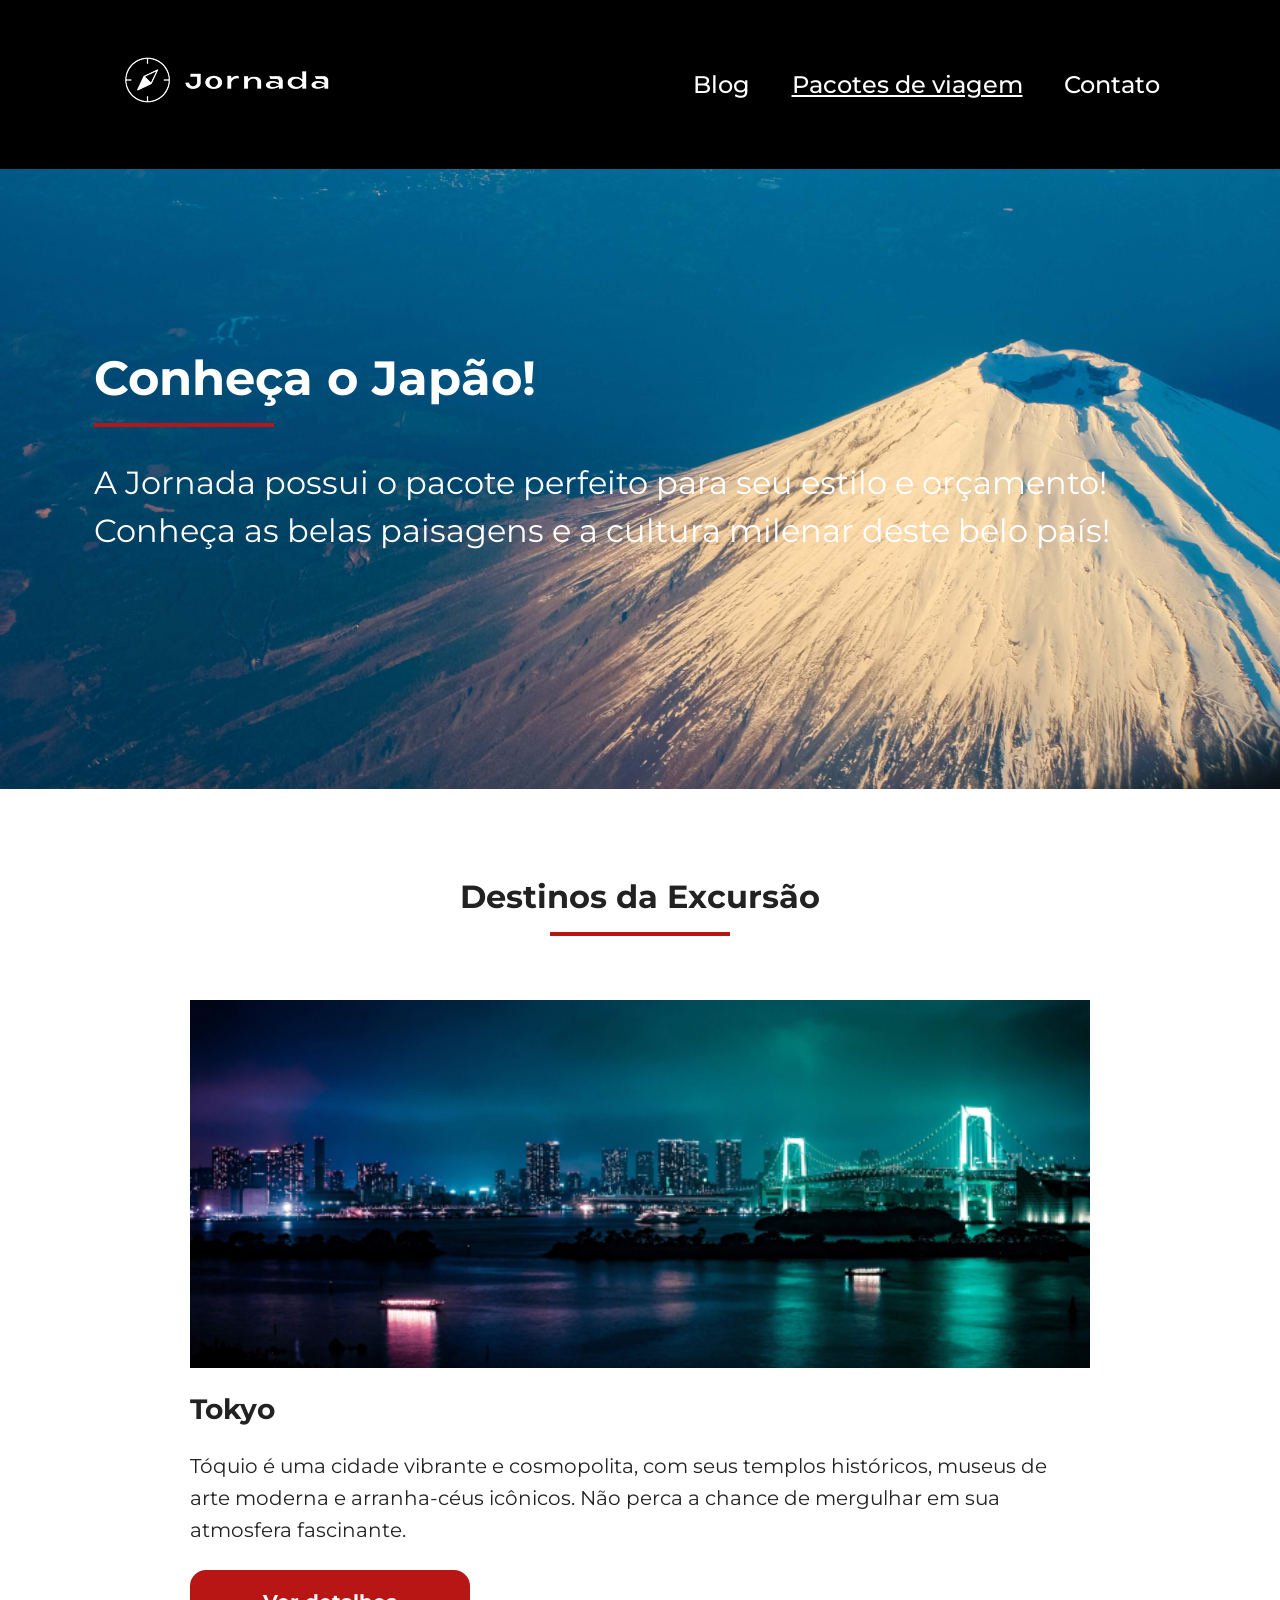
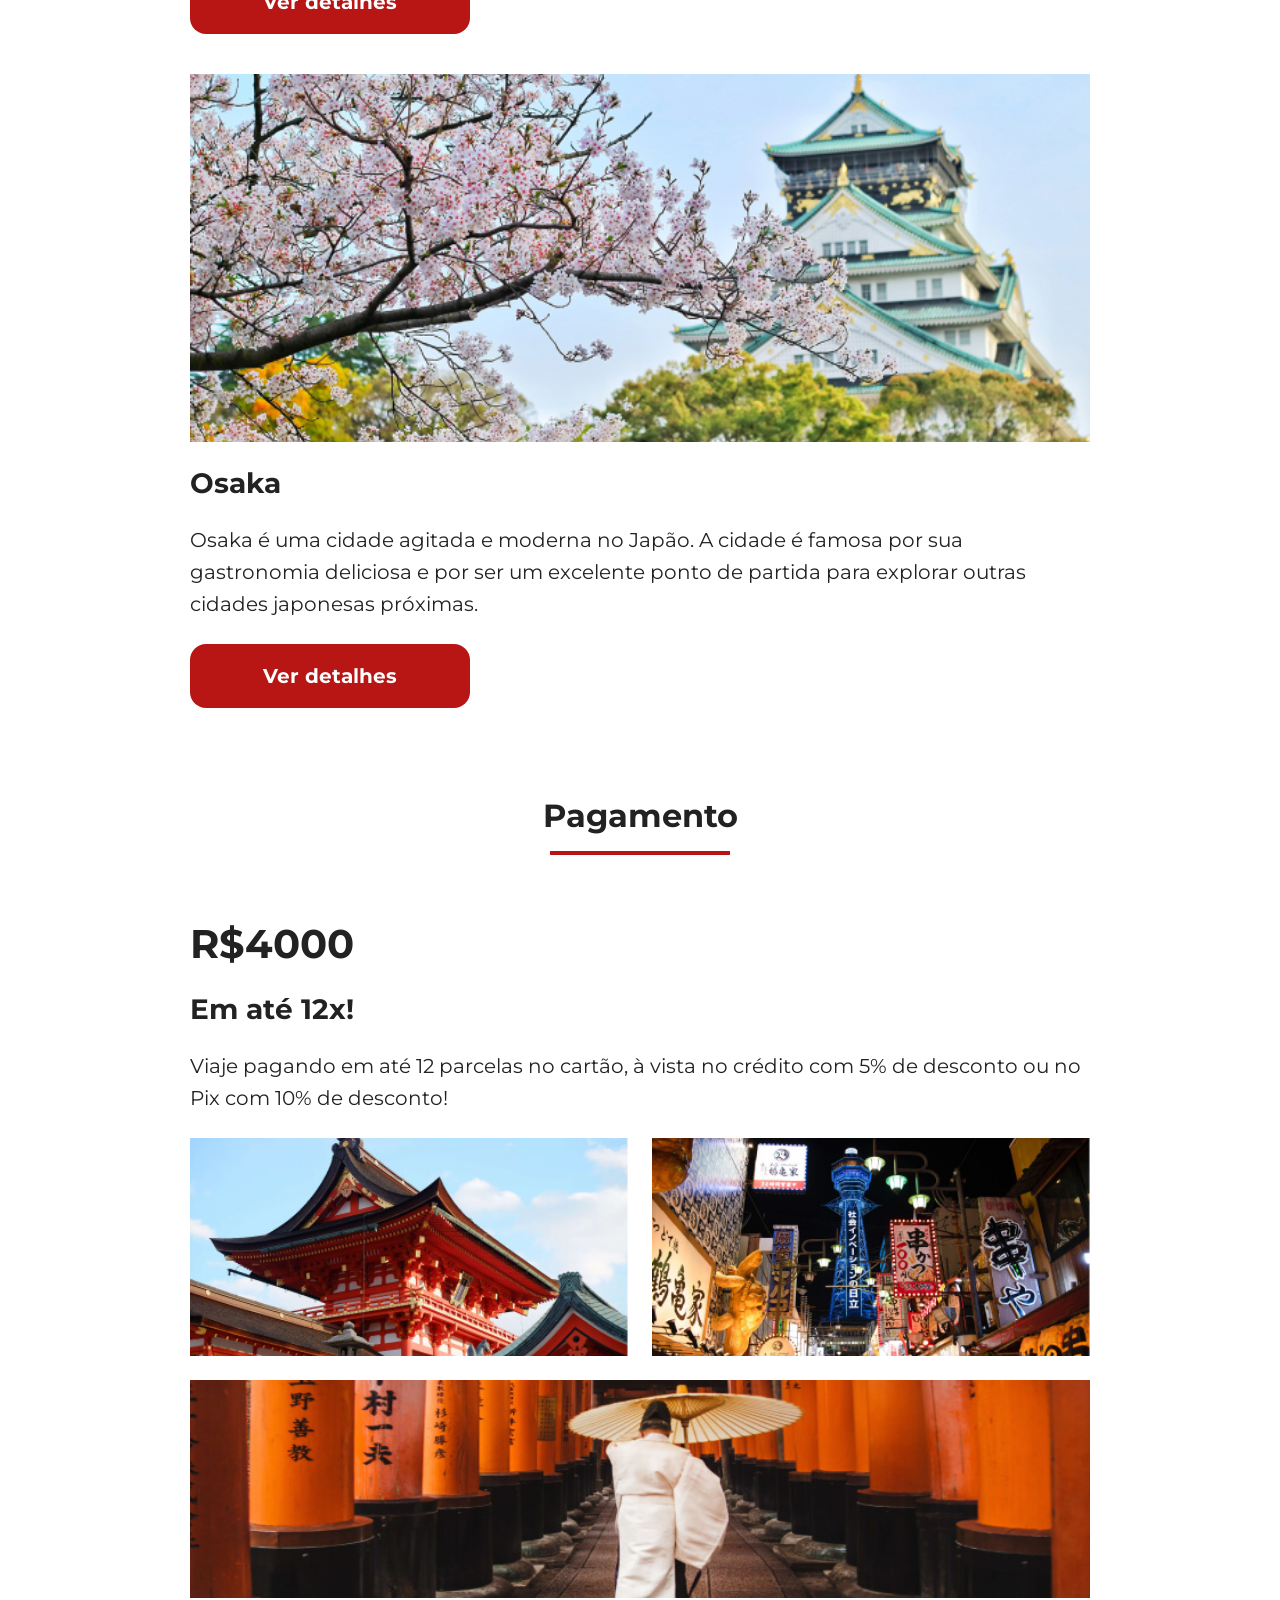
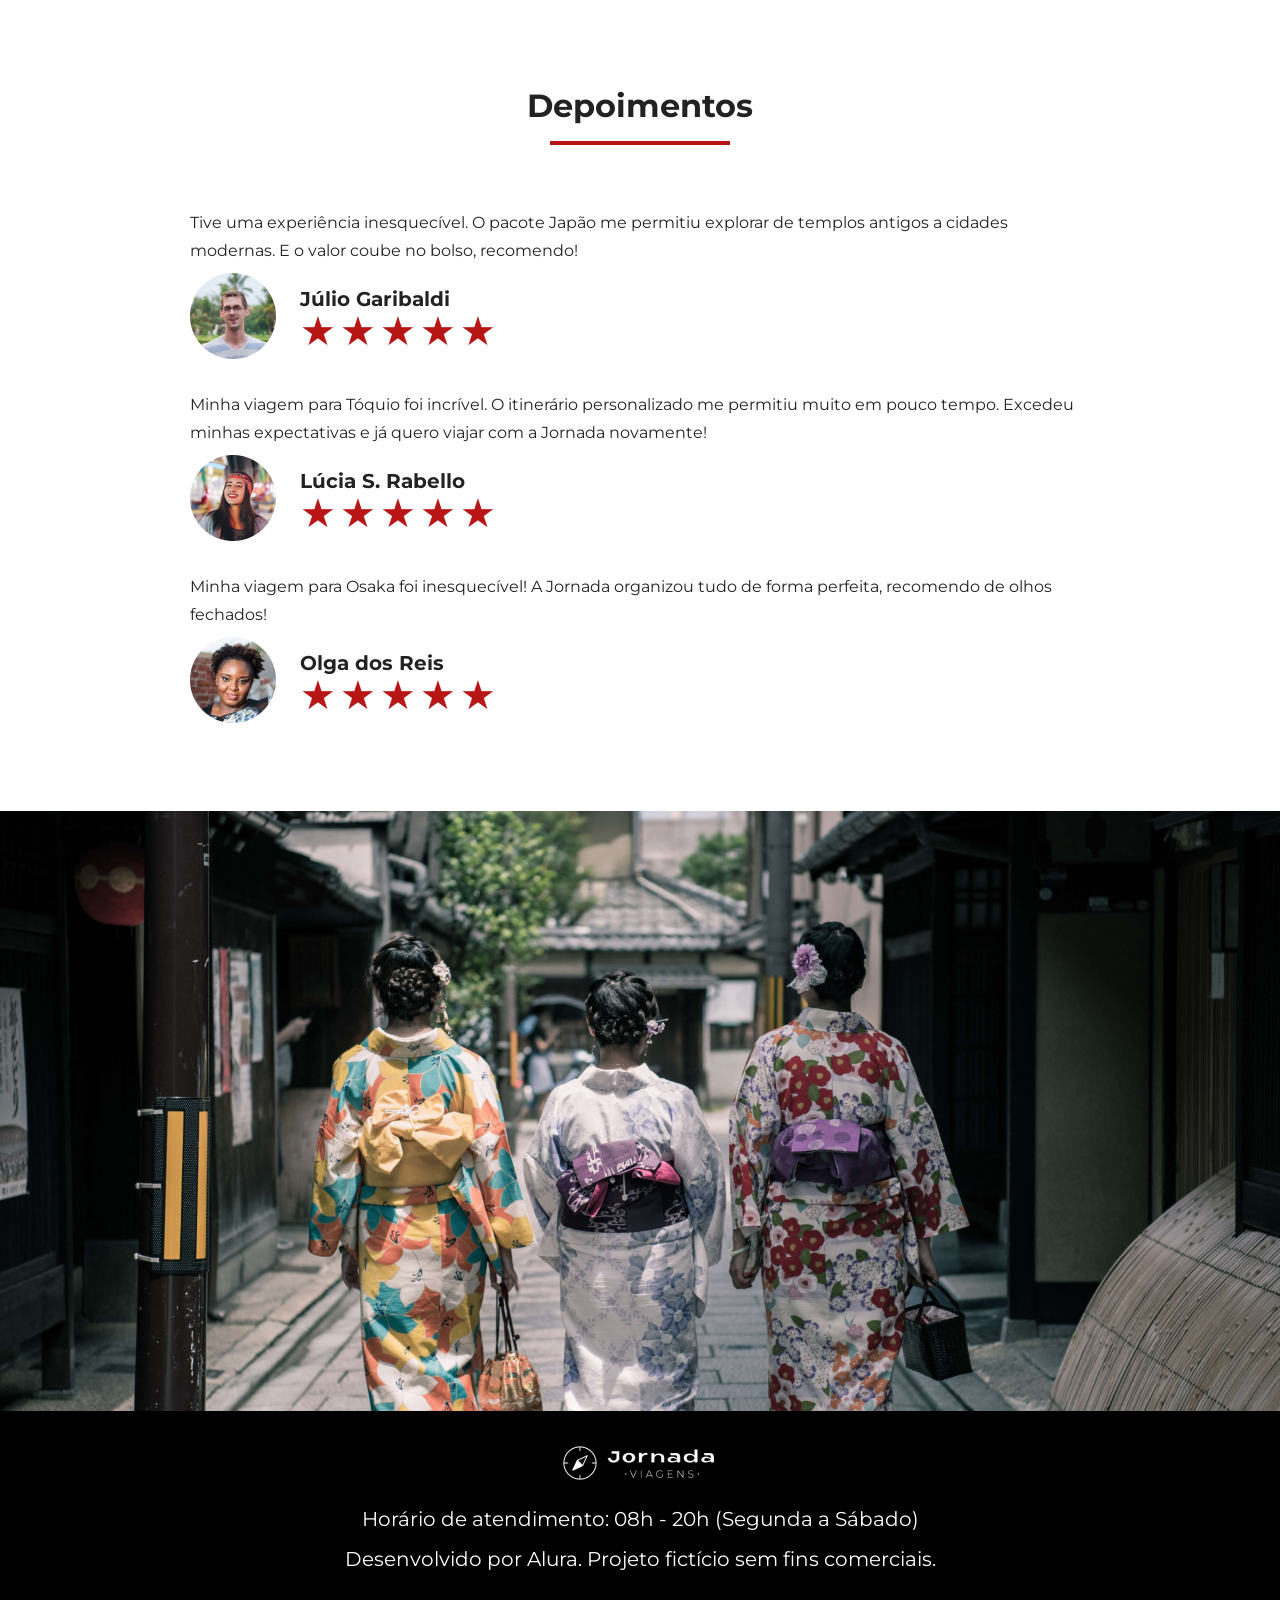
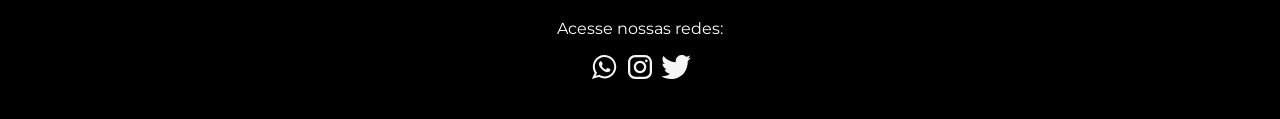
<file: pacotes-de-viagens.html>
<!doctype html>
<html lang="pt-BR">
  <head>
    <meta charset="UTF-8" />
    <meta name="viewport" content="width=device-width, initial-scale=1.0" />
    <meta
      name="description"
      content="Jornada Viagens, uma agência apaixonada por criar viagens inesquecíveis "
    />

    <meta name="og:title" content="Jornada Viagens" />
    <meta
      name="og:description"
      content="Jornada Viagens, uma agência apaixonada por criar viagens inesquecíveis"
    />
    <meta
      name="og:image"
      content="https://nana-ferreira.github.io/jornada-viagens/img/logo-jornada-viagens.png"
    />
    <meta name="og:type" content="website" />
    <meta
      name="og:url"
      content="https://nana-ferreira.github.io/jornada-viagens"
    />

    <link rel="icon" href="favicon.png" type="xml/svg" />
    <link rel="stylesheet" href="./css/style.css" />
    <title>Jornada Viagens</title>
  </head>
  <body>
    <header class="main-header">
      <a class="logo" href="index.html" title="Voltar para a página inicial">
        <img
          class="img-mobile"
          src="img/bussola-jornada-branca.png"
          alt="Bússola do logo Jornada Viagens na cor branca"
        />
        <img
          class="img-desktop"
          src="img/logo-jornada-branco.png"
          alt="Logo Jornada Viagens na cor branca"
        />
      </a>
      <div class="navigation-menu">
        <label for="menu">
          <img src="img/menu.png" alt="Menu" />
        </label>
        <input type="checkbox" id="menu" hidden />
        <nav>
          <ul class="list-links">
            <li>
              <a href="blog.html" target="_blank" title="Acessar Blog">Blog</a>
            </li>
            <li>
              <a
                class="active"
                href="pacotes-de-viagens.html"
                target="_blank"
                title="Acessar Pacotes de viagem"
                >Pacotes de viagem</a
              >
            </li>
            <li>
              <a href="contato.html" target="_blank" title="Acessar Contato"
                >Contato</a
              >
            </li>
          </ul>
        </nav>
      </div>
    </header>
    <main>
      <section class="travel-packages hero">
        <div class="hero-img">
          <div class="hero-content">
            <h1>Conheça o Japão!</h1>
            <hr />
            <p>
              A Jornada possui o pacote perfeito para seu estilo e orçamento!
              Conheça as belas paisagens e a cultura milenar deste belo país!
            </p>
          </div>
        </div>
      </section>
      <section class="destinations">
        <div class="section-title">
          <h2>Destinos da Excursão</h2>
          <hr />
        </div>
        <div class="destinations-items">
          <article class="item tokyo">
            <header>
              <div class="img-item"></div>
              <h3 class="content-title">Tokyo</h3>
            </header>
            <p class="content-text">
              Tóquio é uma cidade vibrante e cosmopolita, com seus templos
              históricos, museus de arte moderna e arranha-céus icônicos. Não
              perca a chance de mergulhar em sua atmosfera fascinante.
            </p>
            <footer>
              <a
                href="#"
                class="button"
                target="_blank"
                title="Veja mais detalhes do destino Tokyo"
                >Ver detalhes</a
              >
            </footer>
          </article>

          <article class="item osaka">
            <header>
              <div class="img-item"></div>
              <h3 class="content-title">Osaka</h3>
            </header>
            <p class="content-text">
              Osaka é uma cidade agitada e moderna no Japão. A cidade é famosa
              por sua gastronomia deliciosa e por ser um excelente ponto de
              partida para explorar outras cidades japonesas próximas.
            </p>
            <footer>
              <a
                href="#"
                class="button"
                target="_blank"
                title="Veja mais detalhes do destino Osaka"
                >Ver detalhes</a
              >
            </footer>
          </article>
        </div>
      </section>
      <section class="travel-packages payments">
        <div class="section-title">
          <h2>Pagamento</h2>
          <hr />
        </div>
        <div class="content-container">
          <div class="text-content">
            <h3 class="content-title">
              <span>R$4000</span><br />
              Em até 12x!
            </h3>
            <p class="content-text">
              Viaje pagando em até 12 parcelas no cartão, à vista no crédito com
              5% de desconto ou no Pix com 10% de desconto!
            </p>
          </div>
          <div class="image-gallery">
            <div class="image first"></div>
            <div class="image second"></div>
            <div class="image thirdy colspan-2"></div>
          </div>
        </div>
      </section>
      <section class="travel-packages testimonials">
        <div class="section-title">
          <h2>Depoimentos</h2>
          <hr />
        </div>
        <div class="testimonial-container">
          <article>
            <header>
              <p>
                Tive uma experiência inesquecível. O pacote Japão me permitiu
                explorar de templos antigos a cidades modernas. E o valor coube
                no bolso, recomendo!
              </p>
            </header>
            <footer>
              <img
                src="img/pacotes-de-viagens/avatar-julio.png"
                alt="Imagem de perfil do cliente Júlio Garibaldi"
              />
              <div class="profile-container">
                <h3>Júlio Garibaldi</h3>
                <div class="rating">
                  <span class="star">★</span>
                  <span class="star">★</span>
                  <span class="star">★</span>
                  <span class="star">★</span>
                  <span class="star">★</span>
                </div>
              </div>
            </footer>
          </article>
          <article>
            <header>
              <p>
                Minha viagem para Tóquio foi incrível. O itinerário
                personalizado me permitiu muito em pouco tempo. Excedeu minhas
                expectativas e já quero viajar com a Jornada novamente!
              </p>
            </header>
            <footer>
              <img
                src="img/pacotes-de-viagens/avatar-lucia.png"
                alt="Imagem de perfil da cliente Lúcia S. Rabello"
              />
              <div class="profile-container">
                <h3>Lúcia S. Rabello</h3>
                <div class="rating">
                  <span class="star">★</span>
                  <span class="star">★</span>
                  <span class="star">★</span>
                  <span class="star">★</span>
                  <span class="star">★</span>
                </div>
              </div>
            </footer>
          </article>
          <article>
            <header>
              <p>
                Minha viagem para Osaka foi inesquecível! A Jornada organizou
                tudo de forma perfeita, recomendo de olhos fechados!
              </p>
            </header>
            <footer>
              <img
                src="img/pacotes-de-viagens/avatar-olga.png"
                alt="Imagem de perfil da cliente Olga dos Reis"
              />
              <div class="profile-container">
                <h3>Olga dos Reis</h3>
                <div class="rating">
                  <span class="star">★</span>
                  <span class="star">★</span>
                  <span class="star">★</span>
                  <span class="star">★</span>
                  <span class="star">★</span>
                </div>
              </div>
            </footer>
          </article>
        </div>
      </section>
      <section class="travel-packages bottom-hero">
        <div class="hero-img"></div>
      </section>
    </main>
    <footer class="main-footer">
      <div class="footer-content">
        <img
          src="img/Logo-jornada-viagens.png"
          alt="Logo Jornada Viagens na cor branca"
        />
        <p>Horário de atendimento: 08h - 20h (Segunda a Sábado)</p>
        <p>Desenvolvido por Alura. Projeto fictício sem fins comerciais.</p>
      </div>
      <div class="footer-social">
        <p>Acesse nossas redes:</p>

        <a
          href="#"
          target="_blank"
          title="Entre em contanto através do WhatsApp"
          ><img
            src="img/icone-whatsapp.svg"
            alt="Ícone do WhatsApp na cor branca"
        /></a>

        <a
          href="#"
          target="_blank"
          title="Acesse o Instagram do Jornada Viagens"
          ><img
            src="img/icone-instagram.svg"
            alt="Ícone do Instagram na cor branca"
        /></a>

        <a href="#" target="_blank" title="Acesse o Twitter do Jornada Viagens"
          ><img
            src="img/icone-twitter.svg"
            alt="Ícone do Twitter na cor branca"
        /></a>
      </div>
    </footer>
  </body>
</html>
</file>
<file: css/style.css>
@import url(global.css);
@import url(header.css);
@import url(hero.css);
@import url(offers.css);
@import url(categories.css);
@import url(destinations.css);
@import url(payments.css);
@import url(testimonials.css);
@import url(footer.css);
@import url(form.css);
</file>
